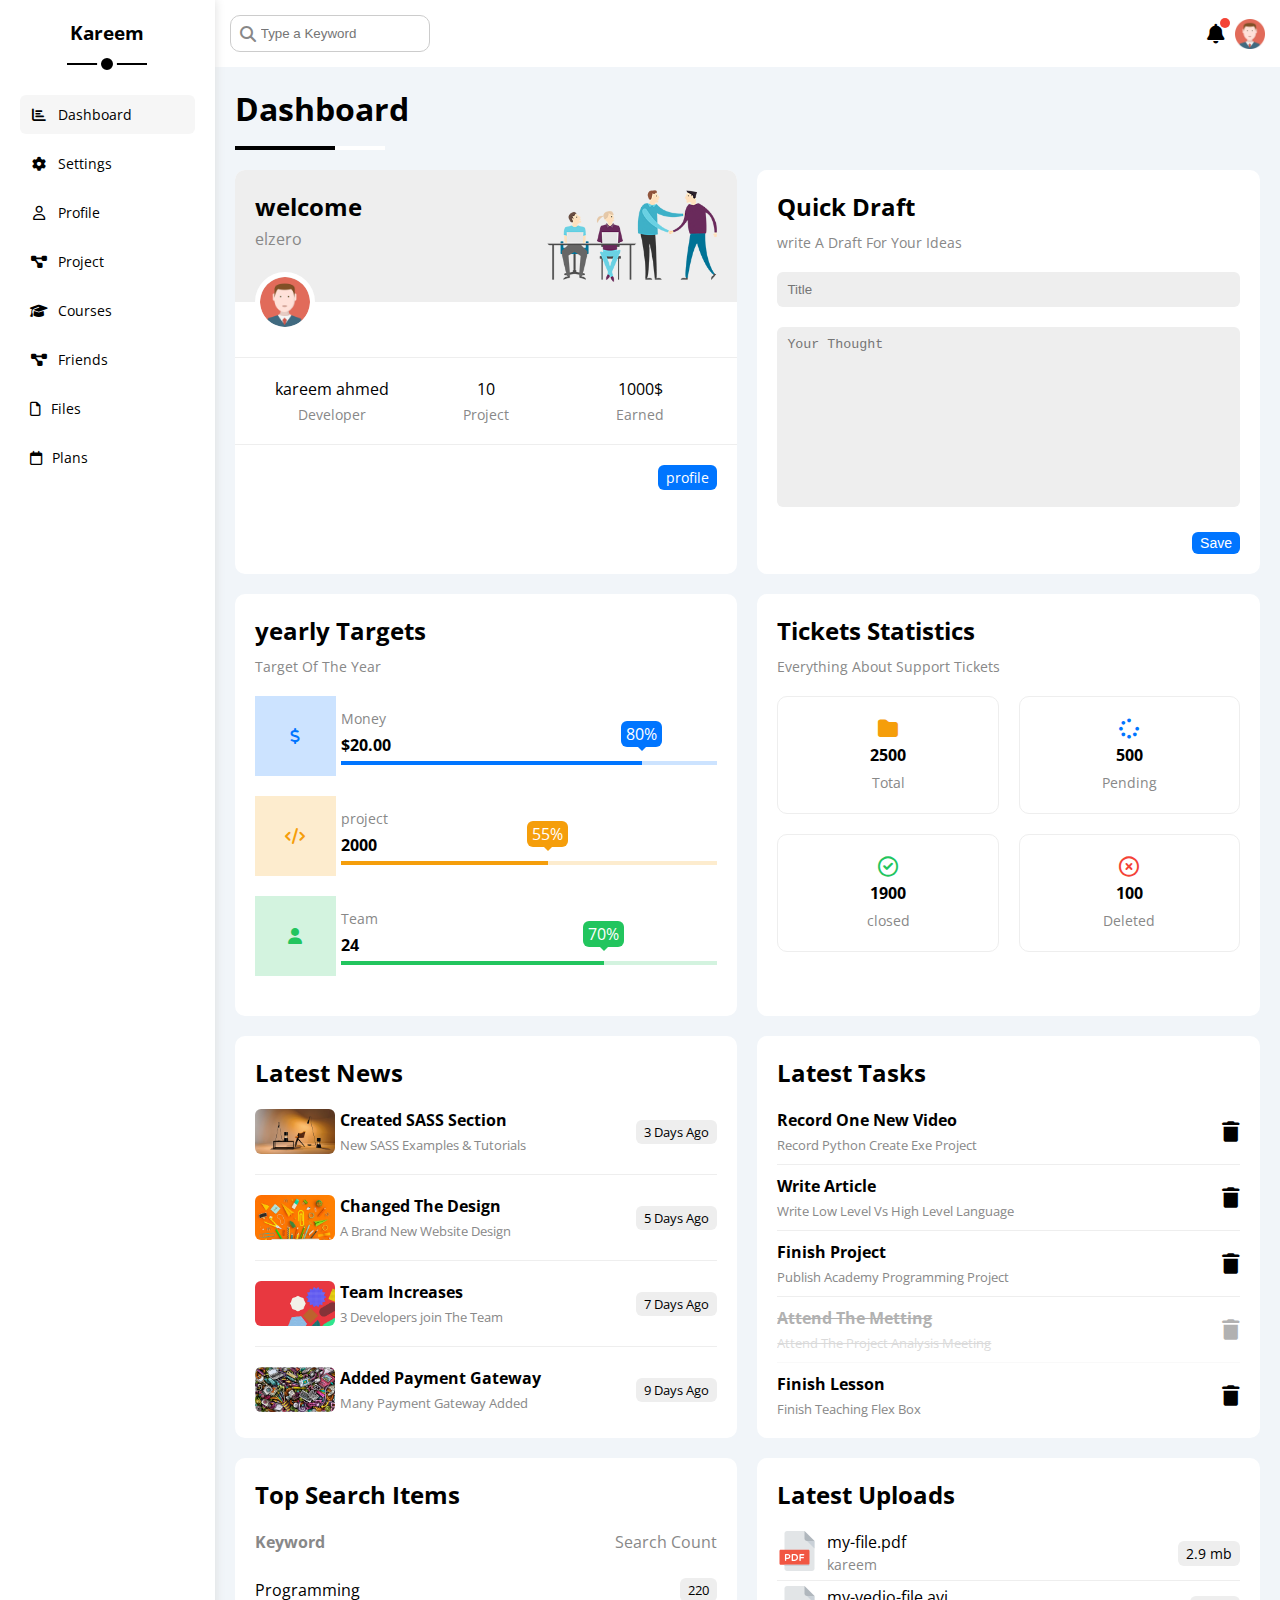
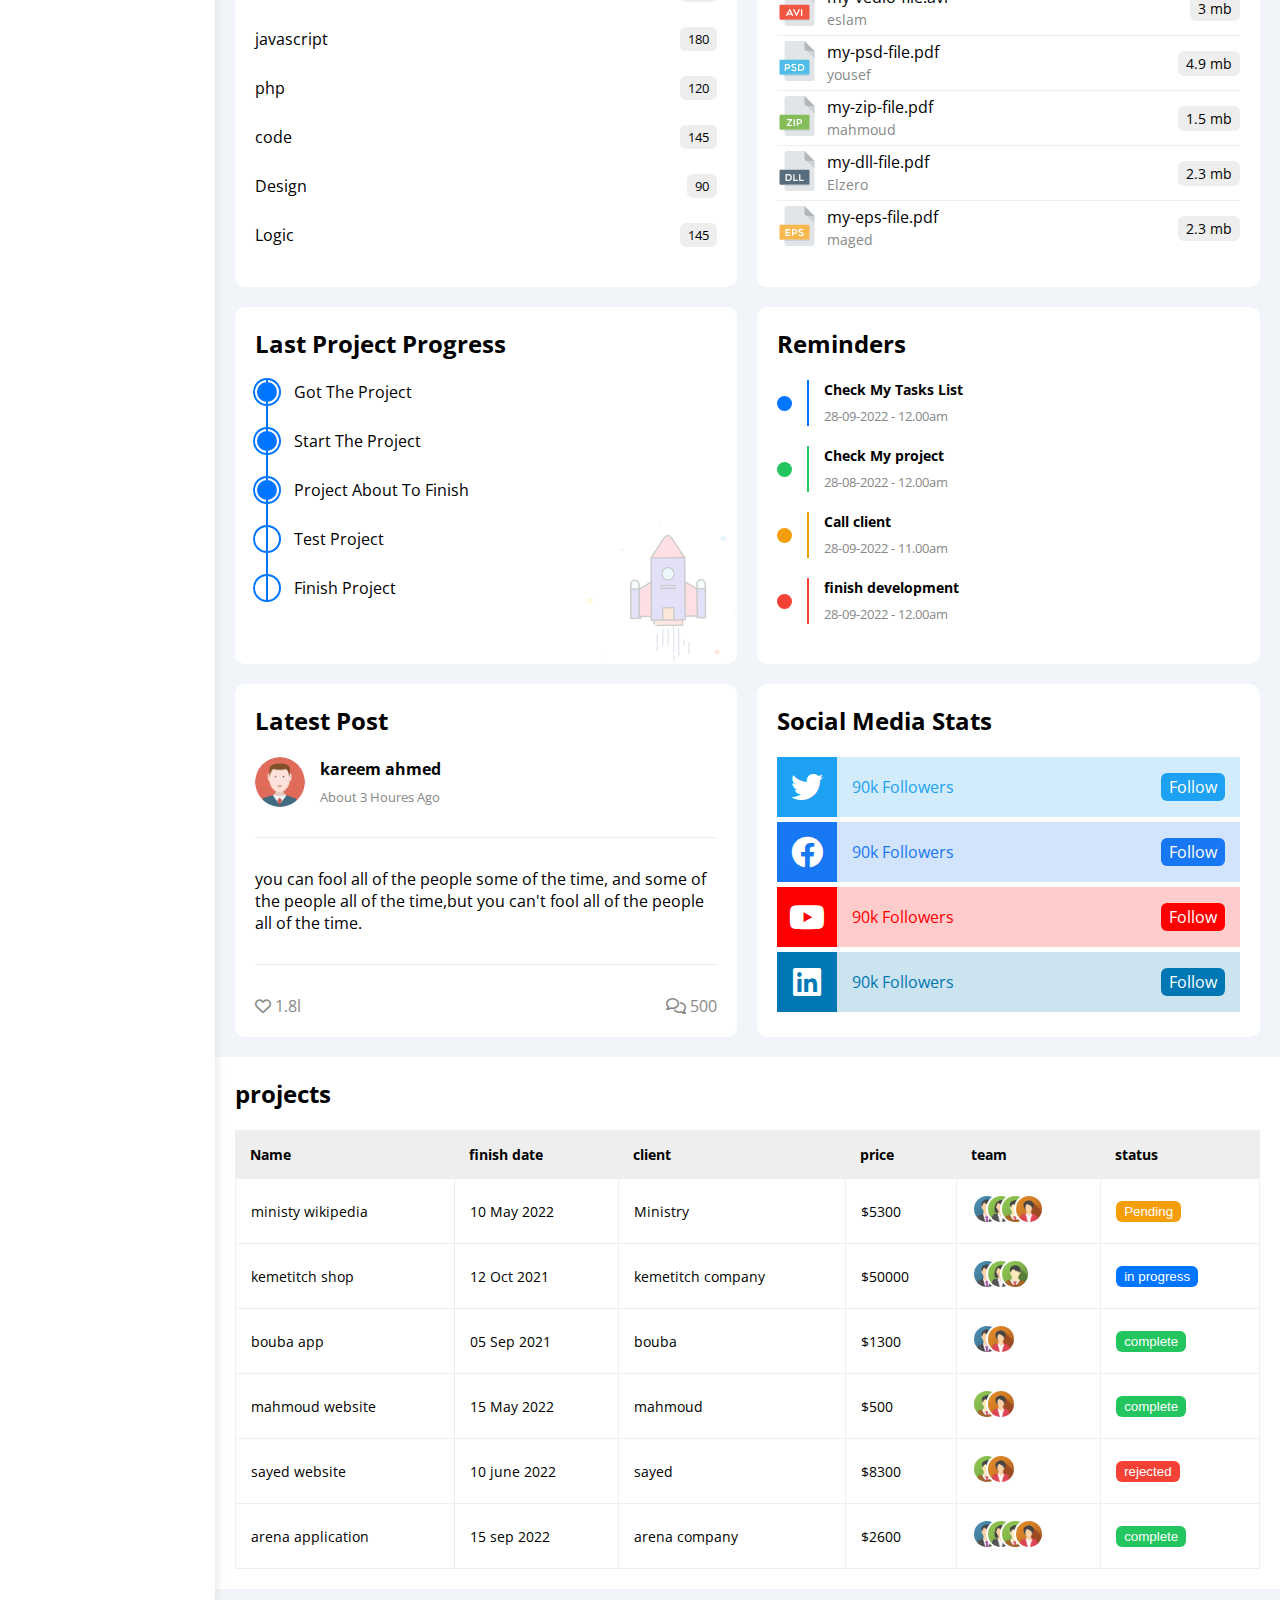
<file: index.html>
<!DOCTYPE html>
<html lang="en">
  <head>
    <meta charset="UTF-8" />
    <meta http-equiv="X-UA-Compatible" content="IE=edge" />
    <meta name="viewport" content="width=device-width, initial-scale=1.0" />
    <title>dashboard</title>
    <link rel="stylesheet" href="css/all.min.css" />
    <link rel="stylesheet" href="css/framwork.css" />
    <link rel="stylesheet" href="css/style.css" />
    <link rel="preconnect" href="https://fonts.googleapis.com" />
    <link rel="preconnect" href="https://fonts.gstatic.com" crossorigin />
    <link
      href="https://fonts.googleapis.com/css2?family=Open+Sans:ital,wght@0,300;0,400;0,500;0,600;0,700;0,800;1,300;1,400;1,500;1,600;1,700;1,800&display=swap"
      rel="stylesheet"
    />
  </head>
  <body>
    <div class="page d-flex">
      <div class="sidebar bg-white p-20 p-relative">
        <h3 class="p-relative txt-c mt-0">Kareem</h3>
        <ul>
          <li>
            <a
              href="index.html"
              class="fs-14 align-center d-flex c-black active rad-6 p-10"
            >
              <i class="fa-solid fa-chart-bar fa-fw"></i>
              <span>Dashboard</span>
            </a>
          </li>
          <li>
            <a
              href="settings.html"
              class="fs-14 align-center d-flex c-black rad-6 p-10"
            >
              <i class="fa-solid fa-gear fa-fw"></i>
              <span>Settings</span>
            </a>
          </li>
          <li>
            <a
              href="profile.html"
              class="fs-14 align-center d-flex c-black rad-6 p-10"
            >
              <i class="fa-regular fa-user fa-fw"></i>
              <span>Profile</span>
            </a>
          </li>
          <li>
            <a
              href="projects.html"
              class="fs-14 align-center d-flex c-black rad-6 p-10"
            >
              <i class="fa-solid fa-diagram-project fa-fw"></i>
              <span>Project</span>
            </a>
          </li>
          <li>
            <a
              href="courses.html"
              class="fs-14 align-center d-flex c-black rad-6 p-10"
            >
              <i class="fa-solid fa-graduation-cap fa-fw"></i>
              <span>Courses</span>
            </a>
          </li>
          <li>
            <a
              href="friends.html"
              class="fs-14 align-center d-flex c-black rad-6 p-10"
            >
              <i class="fa-solid fa-diagram-project fa-fw"></i>
              <span>Friends</span>
            </a>
          </li>
          <li>
            <a
              href="files.html"
              class="fs-14 align-center d-flex c-black rad-6 p-10"
            >
              <i class="fa-regular fa-file"></i>
              <span>Files</span>
            </a>
          </li>
          <li>
            <a
              href="plans.html"
              class="fs-14 align-center d-flex c-black rad-6 p-10"
            >
              <i class="fa-regular fa-calendar"></i>
              <span>Plans</span>
            </a>
          </li>
        </ul>
      </div>
      <div class="content w-full">
        <div class="head between-flex p-15">
          <div class="search p-relative">
            <input
              class="p-10 rad-10"
              type="text"
              placeholder="Type a Keyword"
            />
          </div>
          <div class="icons d-flex align-center">
            <div class="notification p-relative">
              <i class="fa-solid fa-bell fa-lg"></i>
            </div>
            <img src="imgs/avatar.png" alt="" />
          </div>
        </div>
        <h1 class="mainhead">Dashboard</h1>
        <div class="wrapper d-grid gap-20">
          <!-- start welcome -->
          <div class="welcome rad-10 block-mobile txt-c-mobile bg-white">
            <div class="intro bg-eee d-flex space-between p-20">
              <div>
                <h2 class="m-0">welcome</h2>
                <p class="mt-5 c-gray">elzero</p>
              </div>
              <img src="imgs/welcome.png" class="hide-mobile" alt="" />
            </div>
            <img class="avatar" src="imgs/avatar.png" alt="" />
            <div class="body txt-c d-flex block-mobile p-20 mt-20 mb-20">
              <div>
                kareem ahmed
                <span class="c-gray d-block fs-14 mt-5">Developer</span>
              </div>
              <div>
                10 <span class="c-gray d-block fs-14 mt-5">Project</span>
              </div>
              <div>
                1000$ <span class="c-gray d-block fs-14 mt-5">Earned</span>
              </div>
            </div>
            <a
              href="profile.html"
              class="visit c-white btn-shape bg-blue d-block w-fit fs-14"
              >profile</a
            >
          </div>
          <!-- end welcome -->
          <!-- start quick draft -->
          <div class="quick-draft p-20 bg-white rad-10">
            <h2 class="mt-0 mb-10">Quick Draft</h2>
            <p class="mt-0 mb-20 c-gray fs-14">write A Draft For Your Ideas</p>
            <form action="">
              <input
                class="mb-20 p-10 bg-eee rad-6 w-full b-none"
                type="text"
                placeholder="Title"
              />
              <textarea
                placeholder="Your Thought"
                class="bg-eee rad-6 mb-20 p-10 w-full b-none"
              ></textarea>
              <button
                type="submit"
                class="fs-14 c-white b-none d-block w-fit save btn-shape bg-blue"
              >
                Save
              </button>
            </form>
          </div>
          <!-- end quick draft -->
          <!-- start yearly Targets -->
          <div class="yearly-targets p-20 bg-white rad-10">
            <h2 class="mt-0 mb-10">yearly Targets</h2>
            <p class="mt-0 mb-20 c-gray fs-14">Target Of The Year</p>
            <div class="target-row center-flex mb-20 money">
              <div class="icon center-flex">
                <i class="c-blue fa-solid fa-dollar-sign"></i>
              </div>
              <div class="details w-full">
                <span class="c-gray fs-14">Money</span>
                <span class="d-block mb-5 mt-5 fw-bold">$20.00</span>
                <div class="progress p-relative">
                  <span style="width: 80%" class="bg-blue money">
                    <span class="bg-blue c-white rad-6">80%</span>
                  </span>
                </div>
              </div>
            </div>
            <div class="target-row center-flex mb-20 project">
              <div class="icon center-flex">
                <i class="c-orange fa-solid fa-code"></i>
              </div>
              <div class="details w-full">
                <span class="c-gray fs-14">project</span>
                <span class="d-block mb-5 mt-5 fw-bold">2000</span>
                <div class="progress p-relative">
                  <span style="width: 55%" class="bg-orange project">
                    <span class="bg-orange c-white rad-6">55%</span>
                  </span>
                </div>
              </div>
            </div>
            <div class="target-row center-flex mb-20 team">
              <div class="icon center-flex">
                <i class="c-green fa-solid fa-user"></i>
              </div>
              <div class="details w-full">
                <span class="c-gray fs-14">Team</span>
                <span class="d-block mb-5 mt-5 fw-bold">24</span>
                <div class="progress p-relative">
                  <span style="width: 70%" class="bg-green team">
                    <span class="bg-green c-white rad-6">70%</span>
                  </span>
                </div>
              </div>
            </div>
          </div>
          <!-- end yearly Targets -->
          <!-- start ticket -->
          <div class="ticket p-20 bg-white rad-10">
            <h2 class="mt-0 mb-10">Tickets Statistics</h2>
            <p class="mt-0 mb-20 c-gray fs-14">
              Everything About Support Tickets
            </p>
            <div class="tickets d-grid gap-20">
              <div class="ticket-box rad-10 p-20 txt-c">
                <i class="fa-solid fa-folder c-orange fa-lg"></i>
                <span class="d-block fw-bold mt-5 mb-5">2500</span>
                <span class="c-gray fs-14">Total</span>
              </div>
              <div class="ticket-box rad-10 p-20 txt-c">
                <i class="fa-solid fa-spinner fa-lg c-blue"></i>
                <span class="d-block fw-bold mt-5 mb-5">500</span>
                <span class="c-gray fs-14">Pending</span>
              </div>
              <div class="ticket-box rad-10 p-20 txt-c">
                <i class="fa-regular fa-circle-check fa-lg c-green"></i>
                <span class="d-block fw-bold mt-5 mb-5">1900</span>
                <span class="c-gray fs-14">closed</span>
              </div>
              <div class="ticket-box rad-10 p-20 txt-c">
                <i class="fa-regular fa-circle-xmark c-red fa-lg"></i>
                <span class="d-block fw-bold mt-5 mb-5">100</span>
                <span class="c-gray fs-14">Deleted</span>
              </div>
            </div>
          </div>
          <!-- end ticket -->
          <!-- start latest news -->
          <div class="latest-news p-20 bg-white rad-10 txt-c-mobile">
            <h2 class="mt-0 mb-20">Latest News</h2>
            <div
              class="latest-row d-flex align-center txt-c-mobile block-mobile"
            >
              <img class="rad-6" src="imgs/news-01.png" alt="" />
              <div class="info">
                <h4 class="m-0 mb-5">Created SASS Section</h4>
                <p class="m-0 c-gray fs-13">New SASS Examples & Tutorials</p>
              </div>
              <div class="lable bg-eee btn-shape fs-13">3 Days Ago</div>
            </div>
            <div
              class="latest-row d-flex align-center txt-c-mobile block-mobile"
            >
              <img class="rad-6" src="imgs/news-02.png" alt="" />
              <div class="info">
                <h4 class="m-0 mb-5">Changed The Design</h4>
                <p class="m-0 c-gray fs-13">A Brand New Website Design</p>
              </div>
              <div class="lable bg-eee btn-shape fs-13">5 Days Ago</div>
            </div>
            <div
              class="latest-row d-flex align-center txt-c-mobile block-mobile"
            >
              <img class="rad-6" src="imgs/news-03.png" alt="" />
              <div class="info">
                <h4 class="m-0 mb-5">Team Increases</h4>
                <p class="m-0 c-gray fs-13">3 Developers join The Team</p>
              </div>
              <div class="lable bg-eee btn-shape fs-13">7 Days Ago</div>
            </div>
            <div
              class="latest-row d-flex align-center txt-c-mobile block-mobile"
            >
              <img class="rad-6" src="imgs/news-04.png" alt="" />
              <div class="info">
                <h4 class="m-0 mb-5">Added Payment Gateway</h4>
                <p class="m-0 c-gray fs-13">Many Payment Gateway Added</p>
              </div>
              <div class="lable bg-eee btn-shape fs-13">9 Days Ago</div>
            </div>
          </div>
          <!-- end latest news -->
          <!-- start lates Tasks -->
          <div class="latest-tasks p-20 bg-white rad-10">
            <h2 class="mt-0 mb-20">Latest Tasks</h2>
            <div class="task-row d-flex space-between align-center">
              <div class="info">
                <h4 class="m-0 mb-5">Record One New Video</h4>
                <p class="m-0 c-gray fs-13">Record Python Create Exe Project</p>
              </div>
              <i class="fa-solid fa-trash fa-lg"></i>
            </div>
            <div class="task-row d-flex space-between align-center">
              <div class="info">
                <h4 class="m-0 mb-5">Write Article</h4>
                <p class="m-0 c-gray fs-13">
                  Write Low Level Vs High Level Language
                </p>
              </div>
              <i class="fa-solid fa-trash fa-lg"></i>
            </div>
            <div class="task-row d-flex space-between align-center">
              <div class="info">
                <h4 class="m-0 mb-5">Finish Project</h4>
                <p class="m-0 c-gray fs-13">
                  Publish Academy Programming Project
                </p>
              </div>
              <i class="fa-solid fa-trash fa-lg"></i>
            </div>
            <div class="task-row between-flex done">
              <div class="info">
                <h4 class="m-0 mb-5">Attend The Metting</h4>
                <p class="m-0 c-gray fs-13">
                  Attend The Project Analysis Meeting
                </p>
              </div>
              <i class="fa-solid fa-trash fa-lg"></i>
            </div>
            <div class="task-row between-flex">
              <div class="info">
                <h4 class="m-0 mb-5">Finish Lesson</h4>
                <p class="m-0 c-gray fs-13">Finish Teaching Flex Box</p>
              </div>
              <i class="fa-solid fa-trash fa-lg"></i>
            </div>
          </div>
          <!-- end lates Tasks -->
          <!-- start search -->
          <div class="search p-20 bg-white rad-10">
            <h2 class="mt-0 mb-20">Top Search Items</h2>
            <div class="search-row between-flex mb-20 pb-5">
              <h4 class="c-gray m-0">Keyword</h4>
              <span class="c-gray">Search Count</span>
            </div>
            <div class="search-row between-flex mb-20 pb-5">
              <p class="m-0">Programming</p>
              <span class="bg-eee btn-shape fs-13">220</span>
            </div>
            <div class="search-row between-flex mb-20 pb-5">
              <p class="m-0">javascript</p>
              <span class="bg-eee btn-shape fs-13">180</span>
            </div>
            <div class="search-row between-flex mb-20 pb-5">
              <p class="m-0">php</p>
              <span class="bg-eee btn-shape fs-13">120</span>
            </div>
            <div class="search-row between-flex mb-20 pb-5">
              <p class="m-0">code</p>
              <span class="bg-eee btn-shape fs-13">145</span>
            </div>
            <div class="search-row between-flex mb-20 pb-5">
              <p class="m-0">Design</p>
              <span class="bg-eee btn-shape fs-13">90</span>
            </div>
            <div class="search-row between-flex mb-20">
              <p class="m-0">Logic</p>
              <span class="bg-eee btn-shape fs-13">145</span>
            </div>
          </div>
          <!-- end search -->
          <!-- start upload -->
          <div class="uploads p-20 bg-white rad-10">
            <h2 class="mt-0 mb-20">Latest Uploads</h2>
            <div class="upload-row between-flex mb-5 pb-5">
              <div class="d-flex">
                <img src="imgs/pdf.svg" class="mr-10" alt="" />
                <div>
                  <span class="d-block">my-file.pdf</span>
                  <span class="c-gray fs-14">kareem</span>
                </div>
              </div>
              <div class="bg-eee btn-shape fs-14">2.9 mb</div>
            </div>
            <div class="upload-row between-flex mb-5 pb-5">
              <div class="d-flex">
                <img src="imgs/avi.svg" class="mr-10" alt="" />
                <div>
                  <span class="d-block">my-vedio-file.avi</span>
                  <span class="c-gray fs-14">eslam</span>
                </div>
              </div>
              <div class="bg-eee btn-shape fs-14">3 mb</div>
            </div>
            <div class="upload-row between-flex mb-5 pb-5">
              <div class="d-flex">
                <img src="imgs/psd.svg" class="mr-10" alt="" />
                <div>
                  <span class="d-block">my-psd-file.pdf</span>
                  <span class="c-gray fs-14">yousef</span>
                </div>
              </div>
              <div class="bg-eee btn-shape fs-14">4.9 mb</div>
            </div>
            <div class="upload-row between-flex mb-5 pb-5">
              <div class="d-flex">
                <img src="imgs/zip.svg" class="mr-10" alt="" />
                <div>
                  <span class="d-block">my-zip-file.pdf</span>
                  <span class="c-gray fs-14">mahmoud</span>
                </div>
              </div>
              <div class="bg-eee btn-shape fs-14">1.5 mb</div>
            </div>
            <div class="upload-row between-flex mb-5 pb-5">
              <div class="d-flex">
                <img src="imgs/dll.svg" class="mr-10" alt="" />
                <div>
                  <span class="d-block">my-dll-file.pdf</span>
                  <span class="c-gray fs-14">Elzero</span>
                </div>
              </div>
              <div class="bg-eee btn-shape fs-14">2.3 mb</div>
            </div>
            <div class="upload-row between-flex mb-5 pb-5">
              <div class="d-flex">
                <img src="imgs/eps.svg" class="mr-10" alt="" />
                <div>
                  <span class="d-block">my-eps-file.pdf</span>
                  <span class="c-gray fs-14">maged</span>
                </div>
              </div>
              <div class="bg-eee btn-shape fs-14">2.3 mb</div>
            </div>
          </div>
          <!-- end upload -->
          <!-- start last project -->
          <div class="last-project-prog p-20 bg-white rad-10 p-relative">
            <h2 class="mt-0 mb-20">Last Project Progress</h2>
            <ul class="p-relative">
              <li class="mb-25 d-flex align-center done">Got The Project</li>
              <li class="mb-25 d-flex align-center done">Start The Project</li>
              <li class="mb-25 d-flex align-center done">
                Project About To Finish
              </li>
              <li class="mb-25 d-flex align-center current">Test Project</li>
              <li class="mb-25 d-flex align-center">Finish Project</li>
            </ul>
            <img src="imgs/project.png" class="plane" alt="" />
          </div>
          <!-- end last project -->
          <!-- start reminders -->
          <div class="reminder p-20 bg-white rad-10">
            <h2 class="mt-0 mb-20">Reminders</h2>
            <ul>
              <li class="mb-20 d-flex align-center">
                <span class="bg-blue mr-15"></span>
                <div class="blue pl-15">
                  <h4 class="mt-0 mb-5 fs-14">Check My Tasks List</h4>
                  <span class="fs-13 c-gray">28-09-2022 - 12.00am</span>
                </div>
              </li>
              <li class="mb-20 d-flex align-center">
                <span class="bg-green mr-15"></span>
                <div class="green pl-15">
                  <h4 class="mt-0 mb-5 fs-14">Check My project</h4>
                  <span class="fs-13 c-gray">28-08-2022 - 12.00am</span>
                </div>
              </li>
              <li class="mb-20 d-flex align-center">
                <span class="bg-orange mr-15"></span>
                <div class="orange pl-15">
                  <h4 class="mt-0 mb-5 fs-14">Call client</h4>
                  <span class="fs-13 c-gray">28-09-2022 - 11.00am</span>
                </div>
              </li>
              <li class="d-flex mb-20 align-center">
                <span class="bg-red mr-15"></span>
                <div class="red pl-15">
                  <h4 class="mt-0 mb-5 fs-14">finish development</h4>
                  <span class="fs-13 c-gray">28-09-2022 - 12.00am</span>
                </div>
              </li>
            </ul>
          </div>
          <!-- end reminders -->
          <!-- start latest post -->
          <div class="latest-post p-20 bg-white rad-10">
            <h2 class="mt-0 mb-20">Latest Post</h2>
            <div class="head d-flex align-center">
              <img src="imgs/avatar.png" class="mr-15" alt="" />
              <div>
                <h4 class="m-0 mb-5">kareem ahmed</h4>
                <span class="fs-13 c-gray">About 3 Houres Ago</span>
              </div>
            </div>
            <div class="body txt-c-mobile">
              you can fool all of the people some of the time, and some of the
              people all of the time,but you can't fool all of the people all of
              the time.
            </div>
            <div class="foot between-flex">
              <div class="c-gray">
                <i class="fa-sharp fa-regular fa-heart"></i> 1.8l
              </div>
              <div class="c-gray">
                <i class="fa-regular fa-comments"></i> 500
              </div>
            </div>
          </div>
          <!-- end latest post -->
          <!-- start social -->
          <div class="social p-20 bg-white rad-10">
            <h2 class="mt-0 mb-20">Social Media Stats</h2>
            <div class="box twitter center-flex">
              <div class="icon center-flex">
                <i class="fa-brands fa-twitter c-white fa-2x"></i>
              </div>
              <div class="between-flex info">
                <span>90k Followers</span>
                <a class="btn-shape c-white">Follow</a>
              </div>
            </div>
            <div class="box facebook center-flex">
              <div class="icon center-flex">
                <i class="fa-brands fa-facebook c-white fa-2x"></i>
              </div>
              <div class="between-flex info">
                <span>90k Followers</span>
                <a class="btn-shape c-white">Follow</a>
              </div>
            </div>
            <div class="box youtube center-flex">
              <div class="icon center-flex">
                <i class="fa-brands fa-youtube c-white fa-2x"></i>
              </div>
              <div class="between-flex info">
                <span>90k Followers</span>
                <a class="btn-shape c-white">Follow</a>
              </div>
            </div>
            <div class="box linkedin center-flex">
              <div class="icon center-flex">
                <i class="fa-brands fa-linkedin c-white fa-2x"></i>
              </div>
              <div class="between-flex info">
                <span>90k Followers</span>
                <a class="btn-shape c-white">Follow</a>
              </div>
            </div>
          </div>
          <!-- end social -->
        </div>
        <div class="project-table bg-white p-20 mb-20">
          <h2 class="m-0 mb-20">projects</h2>
          <table class="w-full fs-14">
            <thead class="bg-eee">
              <tr>
                <td>Name</td>
                <td>finish date</td>
                <td>client</td>
                <td>price</td>
                <td>team</td>
                <td>status</td>
              </tr>
            </thead>
            <tbody>
              <tr>
                <td>ministy wikipedia</td>
                <td>10 May 2022</td>
                <td>Ministry</td>
                <td>$5300</td>
                <td>
                  <img src="imgs/team-01.png" alt="" />
                  <img src="imgs/team-02.png" alt="" />
                  <img src="imgs/team-03.png" alt="" />
                  <img src="imgs/team-04.png" alt="" />
                </td>
                <td>
                  <button class="p-none btn-shape c-white bg-orange">
                    Pending
                  </button>
                </td>
              </tr>
              <tr>
                <td>kemetitch shop</td>
                <td>12 Oct 2021</td>
                <td>kemetitch company</td>
                <td>$50000</td>
                <td>
                  <img src="imgs/team-01.png" alt="" />
                  <img src="imgs/team-02.png" alt="" />
                  <img src="imgs/team-03.png" alt="" />
                </td>
                <td>
                  <button class="p-none btn-shape c-white bg-blue">
                    in progress
                  </button>
                </td>
              </tr>
              <tr>
                <td>bouba app</td>
                <td>05 Sep 2021</td>
                <td>bouba</td>
                <td>$1300</td>
                <td>
                  <img src="imgs/team-01.png" alt="" />
                  <img src="imgs/team-04.png" alt="" />
                </td>
                <td>
                  <button class="p-none btn-shape c-white bg-green">
                    complete
                  </button>
                </td>
              </tr>
              <tr>
                <td>mahmoud website</td>
                <td>15 May 2022</td>
                <td>mahmoud</td>
                <td>$500</td>
                <td>
                  <img src="imgs/team-03.png" alt="" />
                  <img src="imgs/team-04.png" alt="" />
                </td>
                <td>
                  <button class="p-none btn-shape c-white bg-green">
                    complete
                  </button>
                </td>
              </tr>
              <tr>
                <td>sayed website</td>
                <td>10 june 2022</td>
                <td>sayed</td>
                <td>$8300</td>
                <td>
                  <img src="imgs/team-03.png" alt="" />
                  <img src="imgs/team-04.png" alt="" />
                </td>
                <td>
                  <button class="p-none btn-shape c-white bg-red">
                    rejected
                  </button>
                </td>
              </tr>
              <tr>
                <td>arena application</td>
                <td>15 sep 2022</td>
                <td>arena company</td>
                <td>$2600</td>
                <td>
                  <img src="imgs/team-01.png" alt="" />
                  <img src="imgs/team-02.png" alt="" />
                  <img src="imgs/team-03.png" alt="" />
                  <img src="imgs/team-04.png" alt="" />
                </td>
                <td>
                  <button class="p-none btn-shape c-white bg-green">
                    complete
                  </button>
                </td>
              </tr>
            </tbody>
          </table>
        </div>
      </div>
    </div>
  </body>
</html>
</file>
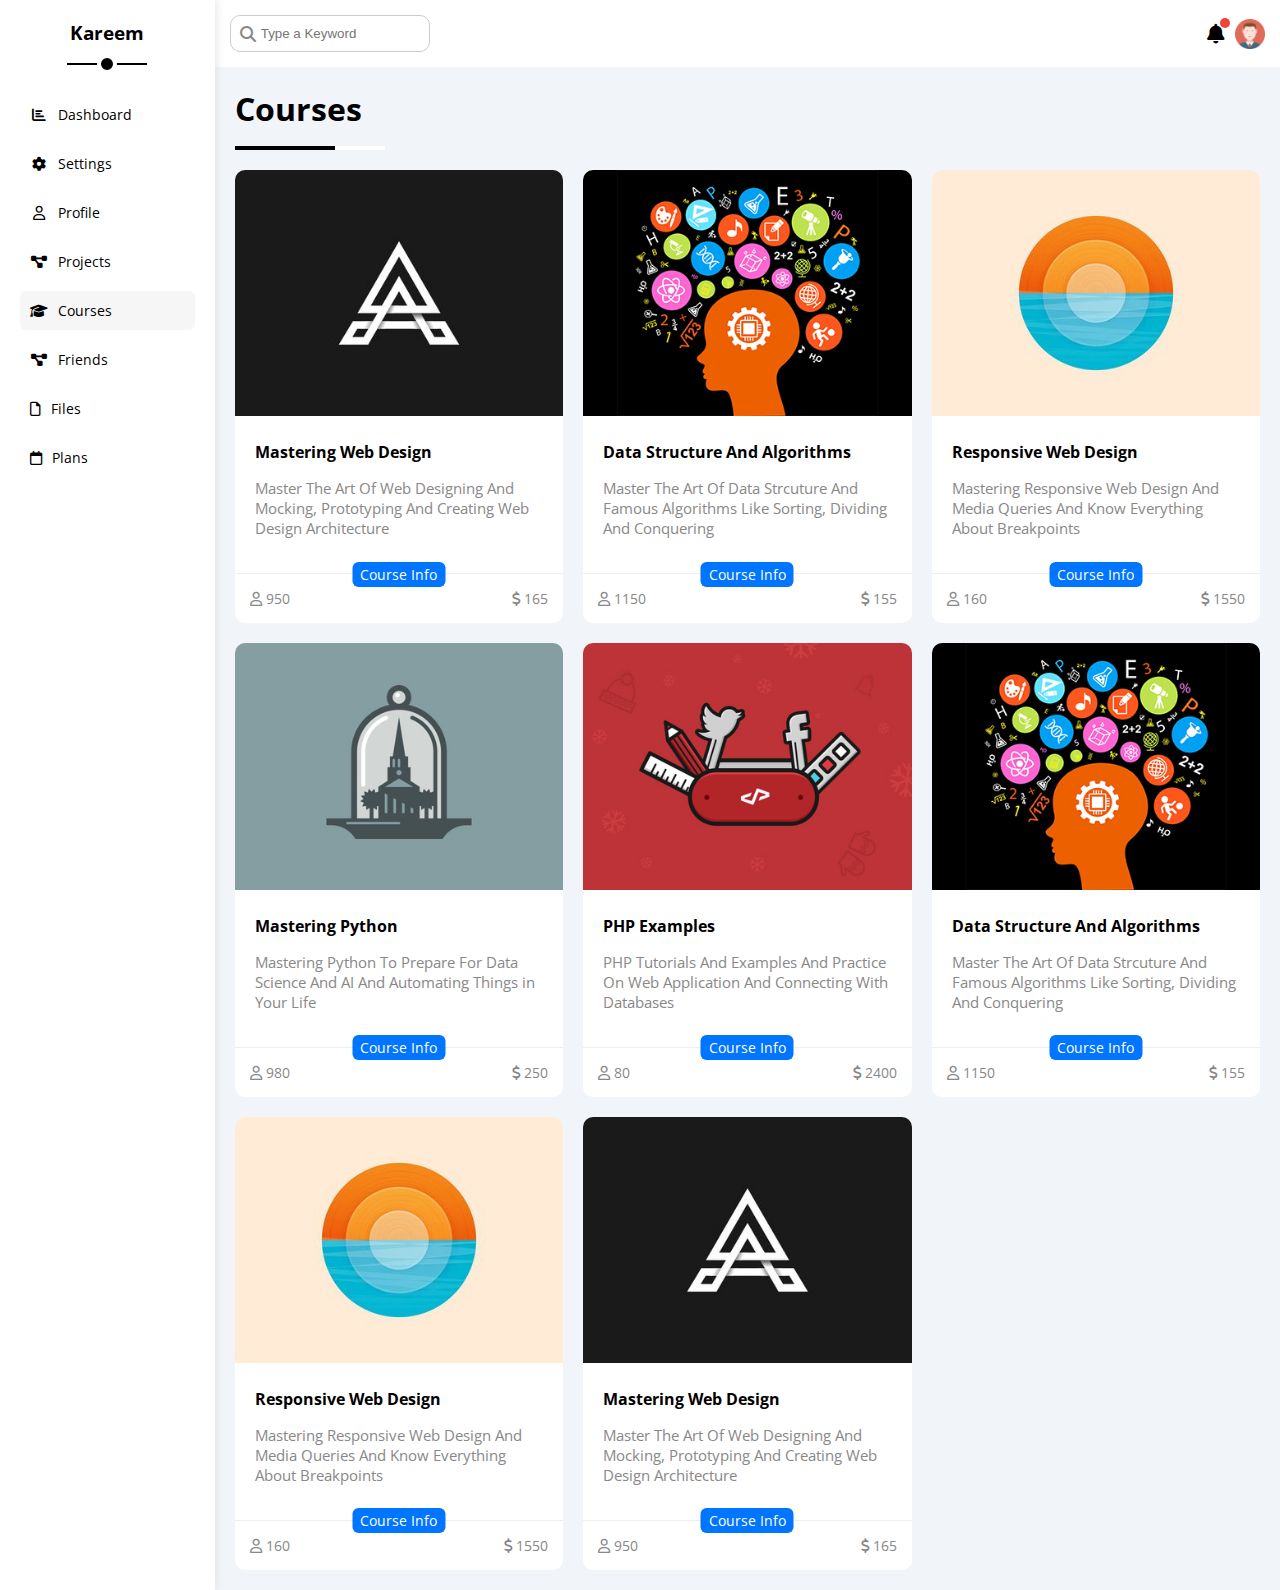
<file: courses.html>
<!DOCTYPE html>
<html lang="en">
  <head>
    <meta charset="UTF-8" />
    <meta http-equiv="X-UA-Compatible" content="IE=edge" />
    <meta name="viewport" content="width=device-width, initial-scale=1.0" />
    <title>Courses</title>
    <link rel="stylesheet" href="css/all.min.css" />
    <link rel="stylesheet" href="css/framwork.css" />
    <link rel="stylesheet" href="css/style.css" />
    <link rel="preconnect" href="https://fonts.googleapis.com" />
    <link rel="preconnect" href="https://fonts.gstatic.com" crossorigin />
    <link
      href="https://fonts.googleapis.com/css2?family=Open+Sans:ital,wght@0,300;0,400;0,500;0,600;0,700;0,800;1,300;1,400;1,500;1,600;1,700;1,800&display=swap"
      rel="stylesheet"
    />
  </head>
  <body>
    <div class="page d-flex">
      <div class="sidebar bg-white p-20 p-relative">
        <h3 class="p-relative txt-c mt-0">Kareem</h3>
        <ul>
          <li>
            <a
              href="index.html"
              class="fs-14 align-center d-flex c-black rad-6 p-10"
            >
              <i class="fa-solid fa-chart-bar fa-fw"></i>
              <span>Dashboard</span>
            </a>
          </li>
          <li>
            <a
              href="settings.html"
              class="fs-14 align-center d-flex c-black rad-6 p-10"
            >
              <i class="fa-solid fa-gear fa-fw"></i>
              <span>Settings</span>
            </a>
          </li>
          <li>
            <a
              href="profile.html"
              class="fs-14 align-center d-flex c-black rad-6 p-10"
            >
              <i class="fa-regular fa-user fa-fw"></i>
              <span>Profile</span>
            </a>
          </li>
          <li>
            <a
              href="projects.html"
              class="fs-14 align-center d-flex c-black rad-6 p-10"
            >
              <i class="fa-solid fa-diagram-project fa-fw"></i>
              <span>Projects</span>
            </a>
          </li>
          <li>
            <a
              href="courses.html"
              class="fs-14 active align-center d-flex c-black rad-6 p-10"
            >
              <i class="fa-solid fa-graduation-cap fa-fw"></i>
              <span>Courses</span>
            </a>
          </li>
          <li>
            <a
              href="friends.html"
              class="fs-14 align-center d-flex c-black rad-6 p-10"
            >
              <i class="fa-solid fa-diagram-project fa-fw"></i>
              <span>Friends</span>
            </a>
          </li>
          <li>
            <a
              href="files.html"
              class="fs-14 align-center d-flex c-black rad-6 p-10"
            >
              <i class="fa-regular fa-file"></i>
              <span>Files</span>
            </a>
          </li>
          <li>
            <a
              href="plans.html"
              class="fs-14 align-center d-flex c-black rad-6 p-10"
            >
              <i class="fa-regular fa-calendar"></i>
              <span>Plans</span>
            </a>
          </li>
        </ul>
      </div>
      <div class="content w-full">
        <div class="head between-flex p-15">
          <div class="search p-relative">
            <input
              class="p-10 rad-10"
              type="text"
              placeholder="Type a Keyword"
            />
          </div>
          <div class="icons d-flex align-center">
            <div class="notification p-relative">
              <i class="fa-solid fa-bell fa-lg"></i>
            </div>
            <img src="imgs/avatar.png" alt="" />
          </div>
        </div>
        <h1 class="mainhead">Courses</h1>
        <div class="courses-page d-grid gap-20 m-20">
          <div class="course bg-white rad-10">
            <img src="imgs/course-01.jpg" alt="" />
            <div class="intro p-20">
              <h4 class="m-0">Mastering Web Design</h4>
              <p class="c-gray fs-15 mt-15">
                Master The Art Of Web Designing And Mocking, Prototyping And
                Creating Web Design Architecture
              </p>
            </div>
            <div class="info p-relative between-flex fs-14 p-15">
              <span class="enter bg-blue c-white btn-shape">Course Info</span>
              <span class="c-gray">
                <i class="fa-regular fa-user"></i>
                950
              </span>
              <span class="c-gray">
                <i class="fa-solid fa-dollar-sign"></i>
                165
              </span>
            </div>
          </div>
          <div class="course bg-white rad-10">
            <img src="imgs/course-02.jpg" alt="" />
            <div class="intro p-20">
              <h4 class="m-0">Data Structure And Algorithms</h4>
              <p class="c-gray fs-15 mt-15">
                Master The Art Of Data Strcuture And Famous Algorithms Like
                Sorting, Dividing And Conquering
              </p>
            </div>
            <div class="info p-relative between-flex fs-14 p-15">
              <span class="enter bg-blue c-white btn-shape">Course Info</span>
              <span class="c-gray">
                <i class="fa-regular fa-user"></i>
                1150
              </span>
              <span class="c-gray">
                <i class="fa-solid fa-dollar-sign"></i>
                155
              </span>
            </div>
          </div>
          <div class="course bg-white rad-10">
            <img src="imgs/course-03.jpg" alt="" />
            <div class="intro p-20">
              <h4 class="m-0">Responsive Web Design</h4>
              <p class="c-gray fs-15 mt-15">
                Mastering Responsive Web Design And Media Queries And Know
                Everything About Breakpoints
              </p>
            </div>
            <div class="info p-relative between-flex fs-14 p-15">
              <span class="enter bg-blue c-white btn-shape">Course Info</span>
              <span class="c-gray">
                <i class="fa-regular fa-user"></i>
                160
              </span>
              <span class="c-gray">
                <i class="fa-solid fa-dollar-sign"></i>
                1550
              </span>
            </div>
          </div>
          <div class="course bg-white rad-10">
            <img src="imgs/course-04.jpg" alt="" />
            <div class="intro p-20">
              <h4 class="m-0">Mastering Python</h4>
              <p class="c-gray fs-15 mt-15">
                Mastering Python To Prepare For Data Science And AI And
                Automating Things in Your Life
              </p>
            </div>
            <div class="info p-relative between-flex fs-14 p-15">
              <span class="enter bg-blue c-white btn-shape">Course Info</span>
              <span class="c-gray">
                <i class="fa-regular fa-user"></i>
                980
              </span>
              <span class="c-gray">
                <i class="fa-solid fa-dollar-sign"></i>
                250
              </span>
            </div>
          </div>
          <div class="course bg-white rad-10">
            <img src="imgs/course-05.jpg" alt="" />
            <div class="intro p-20">
              <h4 class="m-0">PHP Examples</h4>
              <p class="c-gray fs-15 mt-15">
                PHP Tutorials And Examples And Practice On Web Application And
                Connecting With Databases
              </p>
            </div>
            <div class="info p-relative between-flex fs-14 p-15">
              <span class="enter bg-blue c-white btn-shape">Course Info</span>
              <span class="c-gray">
                <i class="fa-regular fa-user"></i>
                80
              </span>
              <span class="c-gray">
                <i class="fa-solid fa-dollar-sign"></i>
                2400
              </span>
            </div>
          </div>
          <div class="course bg-white rad-10">
            <img src="imgs/course-02.jpg" alt="" />
            <div class="intro p-20">
              <h4 class="m-0">Data Structure And Algorithms</h4>
              <p class="c-gray fs-15 mt-15">
                Master The Art Of Data Strcuture And Famous Algorithms Like
                Sorting, Dividing And Conquering
              </p>
            </div>
            <div class="info p-relative between-flex fs-14 p-15">
              <span class="enter bg-blue c-white btn-shape">Course Info</span>
              <span class="c-gray">
                <i class="fa-regular fa-user"></i>
                1150
              </span>
              <span class="c-gray">
                <i class="fa-solid fa-dollar-sign"></i>
                155
              </span>
            </div>
          </div>
          <div class="course bg-white rad-10">
            <img src="imgs/course-03.jpg" alt="" />
            <div class="intro p-20">
              <h4 class="m-0">Responsive Web Design</h4>
              <p class="c-gray fs-15 mt-15">
                Mastering Responsive Web Design And Media Queries And Know
                Everything About Breakpoints
              </p>
            </div>
            <div class="info p-relative between-flex fs-14 p-15">
              <span class="enter bg-blue c-white btn-shape">Course Info</span>
              <span class="c-gray">
                <i class="fa-regular fa-user"></i>
                160
              </span>
              <span class="c-gray">
                <i class="fa-solid fa-dollar-sign"></i>
                1550
              </span>
            </div>
          </div>
          <div class="course bg-white rad-10">
            <img src="imgs/course-01.jpg" alt="" />
            <div class="intro p-20">
              <h4 class="m-0">Mastering Web Design</h4>
              <p class="c-gray fs-15 mt-15">
                Master The Art Of Web Designing And Mocking, Prototyping And
                Creating Web Design Architecture
              </p>
            </div>
            <div class="info p-relative between-flex fs-14 p-15">
              <span class="enter bg-blue c-white btn-shape">Course Info</span>
              <span class="c-gray">
                <i class="fa-regular fa-user"></i>
                950
              </span>
              <span class="c-gray">
                <i class="fa-solid fa-dollar-sign"></i>
                165
              </span>
            </div>
          </div>
        </div>
      </div>
    </div>
  </body>
</html>
</file>
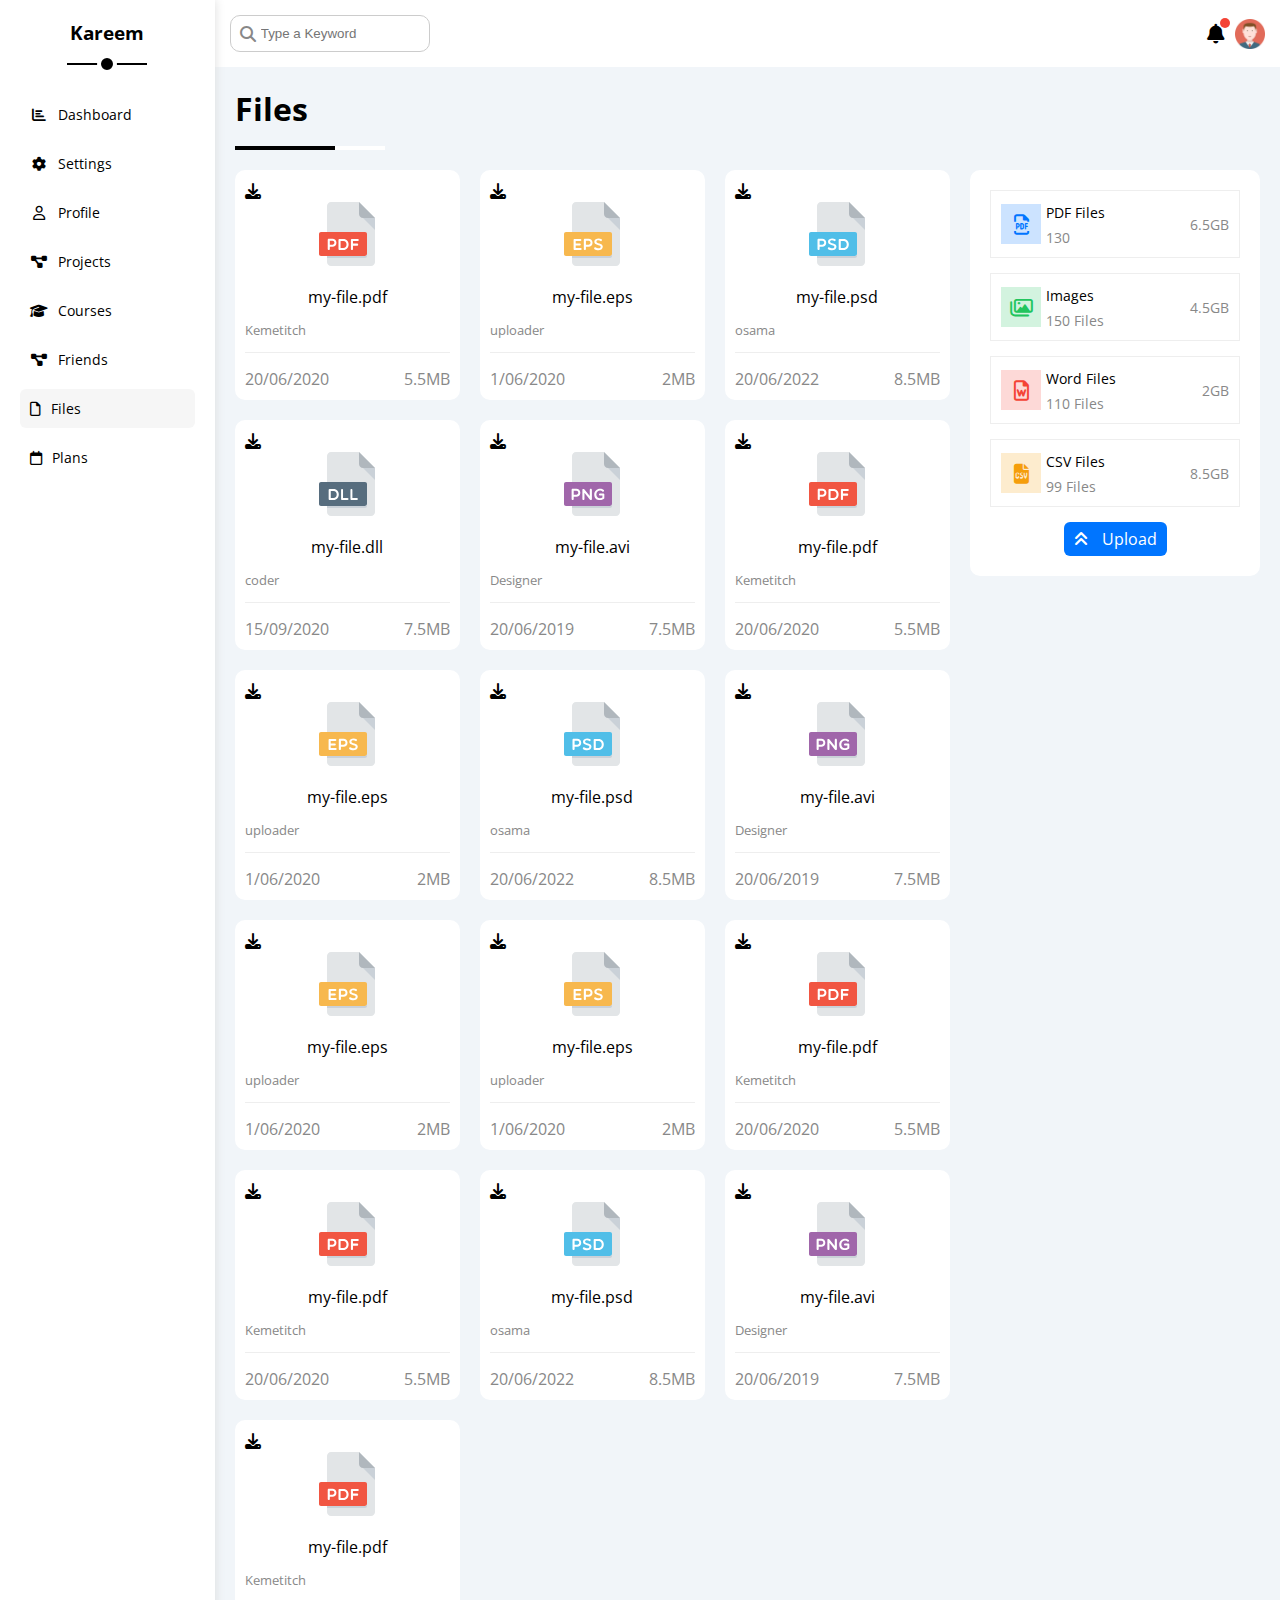
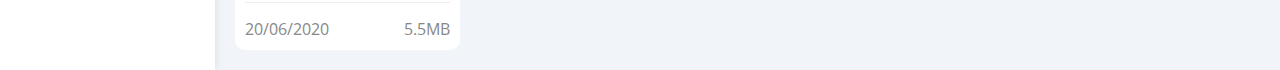
<file: files.html>
<!DOCTYPE html>
<html lang="en">
  <head>
    <meta charset="UTF-8" />
    <meta http-equiv="X-UA-Compatible" content="IE=edge" />
    <meta name="viewport" content="width=device-width, initial-scale=1.0" />
    <title>Files</title>
    <link rel="stylesheet" href="css/all.min.css" />
    <link rel="stylesheet" href="css/framwork.css" />
    <link rel="stylesheet" href="css/style.css" />
    <link rel="preconnect" href="https://fonts.googleapis.com" />
    <link rel="preconnect" href="https://fonts.gstatic.com" crossorigin />
    <link
      href="https://fonts.googleapis.com/css2?family=Open+Sans:ital,wght@0,300;0,400;0,500;0,600;0,700;0,800;1,300;1,400;1,500;1,600;1,700;1,800&display=swap"
      rel="stylesheet"
    />
  </head>
  <body>
    <div class="page d-flex">
      <div class="sidebar bg-white p-20 p-relative">
        <h3 class="p-relative txt-c mt-0">Kareem</h3>
        <ul>
          <li>
            <a
              href="index.html"
              class="fs-14 align-center d-flex c-black rad-6 p-10"
            >
              <i class="fa-solid fa-chart-bar fa-fw"></i>
              <span>Dashboard</span>
            </a>
          </li>
          <li>
            <a
              href="settings.html"
              class="fs-14 align-center d-flex c-black rad-6 p-10"
            >
              <i class="fa-solid fa-gear fa-fw"></i>
              <span>Settings</span>
            </a>
          </li>
          <li>
            <a
              href="profile.html"
              class="fs-14 align-center d-flex c-black rad-6 p-10"
            >
              <i class="fa-regular fa-user fa-fw"></i>
              <span>Profile</span>
            </a>
          </li>
          <li>
            <a
              href="projects.html"
              class="fs-14 align-center d-flex c-black rad-6 p-10"
            >
              <i class="fa-solid fa-diagram-project fa-fw"></i>
              <span>Projects</span>
            </a>
          </li>
          <li>
            <a
              href="courses.html"
              class="fs-14 align-center d-flex c-black rad-6 p-10"
            >
              <i class="fa-solid fa-graduation-cap fa-fw"></i>
              <span>Courses</span>
            </a>
          </li>
          <li>
            <a
              href="friends.html"
              class="fs-14 align-center d-flex c-black rad-6 p-10"
            >
              <i class="fa-solid fa-diagram-project fa-fw"></i>
              <span>Friends</span>
            </a>
          </li>
          <li>
            <a
              href="files.html"
              class="fs-14 active align-center d-flex c-black rad-6 p-10"
            >
              <i class="fa-regular fa-file"></i>
              <span>Files</span>
            </a>
          </li>
          <li>
            <a
              href="plans.html"
              class="fs-14 align-center d-flex c-black rad-6 p-10"
            >
              <i class="fa-regular fa-calendar"></i>
              <span>Plans</span>
            </a>
          </li>
        </ul>
      </div>
      <div class="content w-full">
        <div class="head between-flex p-15">
          <div class="search p-relative">
            <input
              class="p-10 rad-10"
              type="text"
              placeholder="Type a Keyword"
            />
          </div>
          <div class="icons d-flex align-center">
            <div class="notification p-relative">
              <i class="fa-solid fa-bell fa-lg"></i>
            </div>
            <img src="imgs/avatar.png" alt="" />
          </div>
        </div>
        <h1 class="mainhead">Files</h1>
        <div class="files-page d-flex gap-20 m-20">
          <div class="files-statistics p-20 bg-white rad-10">
            <div class="stats d-flex align-center p-10">
              <i
                class="fa-regular fa-file-pdf fa-lg blue center-flex c-blue icon"
              ></i>
              <div class="info">
                <span class="fs-14">PDF Files</span>
                <span class="c-gray fs-14 d-block mt-5">130</span>
              </div>
              <div class="size c-gray fs-14">6.5GB</div>
            </div>
            <div class="stats d-flex align-center p-10">
              <i
                class="fa-regular fa-images fa-lg green center-flex c-green icon"
              ></i>
              <div class="info">
                <span class="fs-14">Images</span>
                <span class="c-gray fs-14 d-block mt-5">150 Files</span>
              </div>
              <div class="size c-gray fs-14">4.5GB</div>
            </div>
            <div class="stats d-flex align-center p-10">
              <i
                class="fa-regular fa-file-word fa-lg red center-flex c-red icon"
              ></i>
              <div class="info">
                <span class="fs-14">Word Files </span>
                <span class="c-gray fs-14 d-block mt-5">110 Files</span>
              </div>
              <div class="size c-gray fs-14">2GB</div>
            </div>
            <div class="stats d-flex align-center p-10">
              <i
                class="fa-solid fa-file-csv fa-lg orange center-flex c-orange icon"
              ></i>
              <div class="info">
                <span class="fs-14">CSV Files</span>
                <span class="c-gray fs-14 d-block mt-5">99 Files</span>
              </div>
              <div class="size c-gray fs-14">8.5GB</div>
            </div>
            <a href="" class="upload bg-blue c-white rad-6">
              <i class="fa-solid fa-angles-up mr-10"></i>
              Upload
            </a>
          </div>
          <div class="files-info d-grid gap-20">
            <div class="file p-10 rad-10 p-relative bg-white">
              <i class="fa-solid fa-download c-grey"></i>
              <div class="image">
                <img src="imgs/pdf.svg" alt="" />
              </div>
              <span class="d-block txt-c mt-15 mb-15">my-file.pdf </span>
              <p class="fs-13 c-gray">Kemetitch</p>
              <div class="date between-flex pt-15 c-gray">
                <span>20/06/2020</span>
                <span>5.5MB</span>
              </div>
            </div>
            <div class="file p-10 rad-10 p-relative bg-white">
              <i class="fa-solid fa-download c-grey"></i>
              <div class="image">
                <img src="imgs/eps.svg" alt="" />
              </div>
              <span class="d-block txt-c mt-15 mb-15">my-file.eps </span>
              <p class="fs-13 c-gray">uploader</p>
              <div class="date between-flex pt-15 c-gray">
                <span>1/06/2020</span>
                <span>2MB</span>
              </div>
            </div>
            <div class="file p-10 rad-10 p-relative bg-white">
              <i class="fa-solid fa-download c-grey"></i>
              <div class="image">
                <img src="imgs/psd.svg" alt="" />
              </div>
              <span class="d-block txt-c mt-15 mb-15">my-file.psd </span>
              <p class="fs-13 c-gray">osama</p>
              <div class="date between-flex pt-15 c-gray">
                <span>20/06/2022</span>
                <span>8.5MB</span>
              </div>
            </div>
            <div class="file p-10 rad-10 p-relative bg-white">
              <i class="fa-solid fa-download c-grey"></i>
              <div class="image">
                <img src="imgs/dll.svg" alt="" />
              </div>
              <span class="d-block txt-c mt-15 mb-15">my-file.dll </span>
              <p class="fs-13 c-gray">coder</p>
              <div class="date between-flex pt-15 c-gray">
                <span>15/09/2020</span>
                <span>7.5MB</span>
              </div>
            </div>
            <div class="file p-10 rad-10 p-relative bg-white">
              <i class="fa-solid fa-download c-grey"></i>
              <div class="image">
                <img src="imgs/png.svg" alt="" />
              </div>
              <span class="d-block txt-c mt-15 mb-15">my-file.avi </span>
              <p class="fs-13 c-gray">Designer</p>
              <div class="date between-flex pt-15 c-gray">
                <span>20/06/2019</span>
                <span>7.5MB</span>
              </div>
            </div>
            <div class="file p-10 rad-10 p-relative bg-white">
              <i class="fa-solid fa-download c-grey"></i>
              <div class="image">
                <img src="imgs/pdf.svg" alt="" />
              </div>
              <span class="d-block txt-c mt-15 mb-15">my-file.pdf </span>
              <p class="fs-13 c-gray">Kemetitch</p>
              <div class="date between-flex pt-15 c-gray">
                <span>20/06/2020</span>
                <span>5.5MB</span>
              </div>
            </div>
            <div class="file p-10 rad-10 p-relative bg-white">
              <i class="fa-solid fa-download c-grey"></i>
              <div class="image">
                <img src="imgs/eps.svg" alt="" />
              </div>
              <span class="d-block txt-c mt-15 mb-15">my-file.eps </span>
              <p class="fs-13 c-gray">uploader</p>
              <div class="date between-flex pt-15 c-gray">
                <span>1/06/2020</span>
                <span>2MB</span>
              </div>
            </div>
            <div class="file p-10 rad-10 p-relative bg-white">
              <i class="fa-solid fa-download c-grey"></i>
              <div class="image">
                <img src="imgs/psd.svg" alt="" />
              </div>
              <span class="d-block txt-c mt-15 mb-15">my-file.psd </span>
              <p class="fs-13 c-gray">osama</p>
              <div class="date between-flex pt-15 c-gray">
                <span>20/06/2022</span>
                <span>8.5MB</span>
              </div>
            </div>
            <div class="file p-10 rad-10 p-relative bg-white">
              <i class="fa-solid fa-download c-grey"></i>
              <div class="image">
                <img src="imgs/png.svg" alt="" />
              </div>
              <span class="d-block txt-c mt-15 mb-15">my-file.avi </span>
              <p class="fs-13 c-gray">Designer</p>
              <div class="date between-flex pt-15 c-gray">
                <span>20/06/2019</span>
                <span>7.5MB</span>
              </div>
            </div>
            <div class="file p-10 rad-10 p-relative bg-white">
              <i class="fa-solid fa-download c-grey"></i>
              <div class="image">
                <img src="imgs/eps.svg" alt="" />
              </div>
              <span class="d-block txt-c mt-15 mb-15">my-file.eps </span>
              <p class="fs-13 c-gray">uploader</p>
              <div class="date between-flex pt-15 c-gray">
                <span>1/06/2020</span>
                <span>2MB</span>
              </div>
            </div>
            <div class="file p-10 rad-10 p-relative bg-white">
              <i class="fa-solid fa-download c-grey"></i>
              <div class="image">
                <img src="imgs/eps.svg" alt="" />
              </div>
              <span class="d-block txt-c mt-15 mb-15">my-file.eps </span>
              <p class="fs-13 c-gray">uploader</p>
              <div class="date between-flex pt-15 c-gray">
                <span>1/06/2020</span>
                <span>2MB</span>
              </div>
            </div>
            <div class="file p-10 rad-10 p-relative bg-white">
              <i class="fa-solid fa-download c-grey"></i>
              <div class="image">
                <img src="imgs/pdf.svg" alt="" />
              </div>
              <span class="d-block txt-c mt-15 mb-15">my-file.pdf </span>
              <p class="fs-13 c-gray">Kemetitch</p>
              <div class="date between-flex pt-15 c-gray">
                <span>20/06/2020</span>
                <span>5.5MB</span>
              </div>
            </div>
            <div class="file p-10 rad-10 p-relative bg-white">
              <i class="fa-solid fa-download c-grey"></i>
              <div class="image">
                <img src="imgs/pdf.svg" alt="" />
              </div>
              <span class="d-block txt-c mt-15 mb-15">my-file.pdf </span>
              <p class="fs-13 c-gray">Kemetitch</p>
              <div class="date between-flex pt-15 c-gray">
                <span>20/06/2020</span>
                <span>5.5MB</span>
              </div>
            </div>
            <div class="file p-10 rad-10 p-relative bg-white">
              <i class="fa-solid fa-download c-grey"></i>
              <div class="image">
                <img src="imgs/psd.svg" alt="" />
              </div>
              <span class="d-block txt-c mt-15 mb-15">my-file.psd </span>
              <p class="fs-13 c-gray">osama</p>
              <div class="date between-flex pt-15 c-gray">
                <span>20/06/2022</span>
                <span>8.5MB</span>
              </div>
            </div>
            <div class="file p-10 rad-10 p-relative bg-white">
              <i class="fa-solid fa-download c-grey"></i>
              <div class="image">
                <img src="imgs/png.svg" alt="" />
              </div>
              <span class="d-block txt-c mt-15 mb-15">my-file.avi </span>
              <p class="fs-13 c-gray">Designer</p>
              <div class="date between-flex pt-15 c-gray">
                <span>20/06/2019</span>
                <span>7.5MB</span>
              </div>
            </div>
            <div class="file p-10 rad-10 p-relative bg-white">
              <i class="fa-solid fa-download c-grey"></i>
              <div class="image">
                <img src="imgs/pdf.svg" alt="" />
              </div>
              <span class="d-block txt-c mt-15 mb-15">my-file.pdf </span>
              <p class="fs-13 c-gray">Kemetitch</p>
              <div class="date between-flex pt-15 c-gray">
                <span>20/06/2020</span>
                <span>5.5MB</span>
              </div>
            </div>
          </div>
        </div>
      </div>
    </div>
  </body>
</html>
</file>
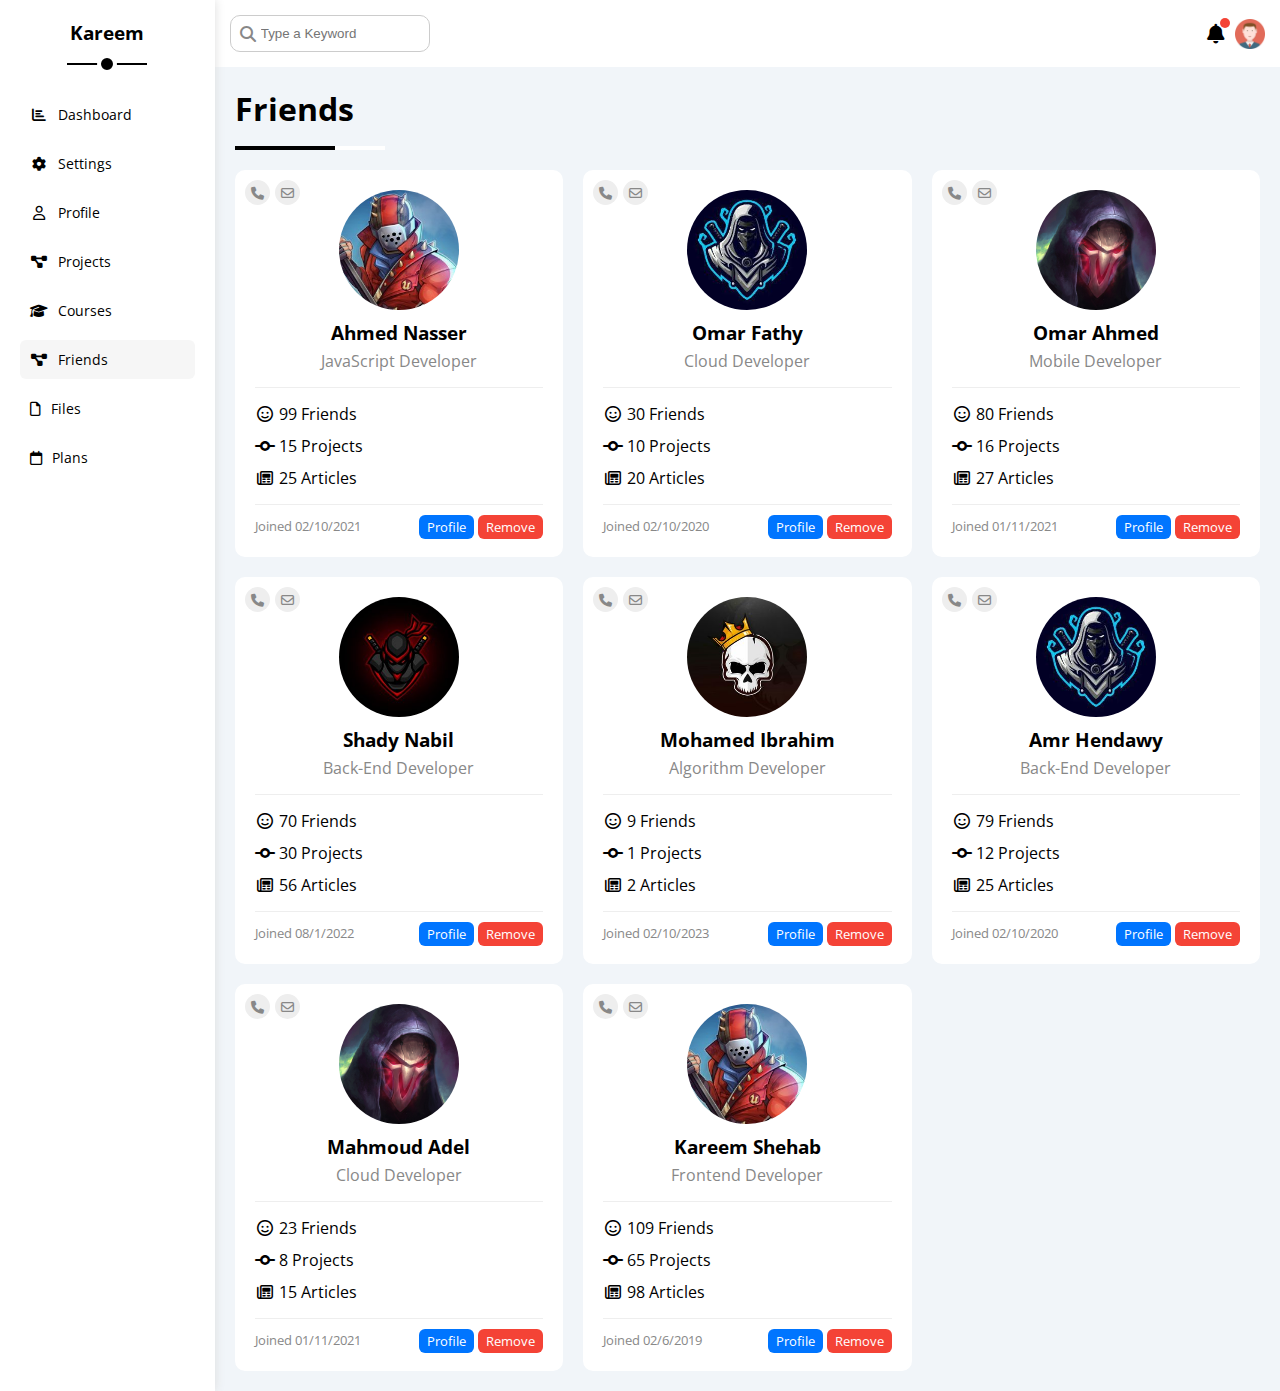
<file: friends.html>
<!DOCTYPE html>
<html lang="en">
  <head>
    <meta charset="UTF-8" />
    <meta http-equiv="X-UA-Compatible" content="IE=edge" />
    <meta name="viewport" content="width=device-width, initial-scale=1.0" />
    <title>Friends</title>
    <link rel="stylesheet" href="css/all.min.css" />
    <link rel="stylesheet" href="css/framwork.css" />
    <link rel="stylesheet" href="css/style.css" />
    <link rel="preconnect" href="https://fonts.googleapis.com" />
    <link rel="preconnect" href="https://fonts.gstatic.com" crossorigin />
    <link
      href="https://fonts.googleapis.com/css2?family=Open+Sans:ital,wght@0,300;0,400;0,500;0,600;0,700;0,800;1,300;1,400;1,500;1,600;1,700;1,800&display=swap"
      rel="stylesheet"
    />
  </head>
  <body>
    <div class="page d-flex">
      <div class="sidebar bg-white p-20 p-relative">
        <h3 class="p-relative txt-c mt-0">Kareem</h3>
        <ul>
          <li>
            <a
              href="index.html"
              class="fs-14 align-center d-flex c-black rad-6 p-10"
            >
              <i class="fa-solid fa-chart-bar fa-fw"></i>
              <span>Dashboard</span>
            </a>
          </li>
          <li>
            <a
              href="settings.html"
              class="fs-14 align-center d-flex c-black rad-6 p-10"
            >
              <i class="fa-solid fa-gear fa-fw"></i>
              <span>Settings</span>
            </a>
          </li>
          <li>
            <a
              href="profile.html"
              class="fs-14 align-center d-flex c-black rad-6 p-10"
            >
              <i class="fa-regular fa-user fa-fw"></i>
              <span>Profile</span>
            </a>
          </li>
          <li>
            <a
              href="projects.html"
              class="fs-14 align-center d-flex c-black rad-6 p-10"
            >
              <i class="fa-solid fa-diagram-project fa-fw"></i>
              <span>Projects</span>
            </a>
          </li>
          <li>
            <a
              href="courses.html"
              class="fs-14 align-center d-flex c-black rad-6 p-10"
            >
              <i class="fa-solid fa-graduation-cap fa-fw"></i>
              <span>Courses</span>
            </a>
          </li>
          <li>
            <a
              href="friends.html"
              class="fs-14 active align-center d-flex c-black rad-6 p-10"
            >
              <i class="fa-solid fa-diagram-project fa-fw"></i>
              <span>Friends</span>
            </a>
          </li>
          <li>
            <a
              href="files.html"
              class="fs-14 align-center d-flex c-black rad-6 p-10"
            >
              <i class="fa-regular fa-file"></i>
              <span>Files</span>
            </a>
          </li>
          <li>
            <a
              href="plans.html"
              class="fs-14 align-center d-flex c-black rad-6 p-10"
            >
              <i class="fa-regular fa-calendar"></i>
              <span>Plans</span>
            </a>
          </li>
        </ul>
      </div>
      <div class="content w-full">
        <div class="head between-flex p-15">
          <div class="search p-relative">
            <input
              class="p-10 rad-10"
              type="text"
              placeholder="Type a Keyword"
            />
          </div>
          <div class="icons d-flex align-center">
            <div class="notification p-relative">
              <i class="fa-solid fa-bell fa-lg"></i>
            </div>
            <img src="imgs/avatar.png" alt="" />
          </div>
        </div>
        <h1 class="mainhead">Friends</h1>
        <div class="friends-page d-grid gap-20 m-20">
          <div class="friend p-20 bg-white rad-10 p-relative">
            <span class="c-gray fs-13 rad-h bg-eee"
              ><i class="fa-solid fa-phone"></i
            ></span>
            <span class="c-gray fs-13 rad-h bg-eee"
              ><i class="fa-regular fa-envelope"></i
            ></span>
            <div class="avatar txt-c">
              <img src="imgs/friend-01.jpg" class="rad-h" alt="" />
              <h3 class="m-0 mt-5 mb-5">Ahmed Nasser</h3>
              <span class="c-gray">JavaScript Developer </span>
            </div>
            <div class="info pt-15 mt-15 pb-15 mb-15">
              <div>
                <i class="fa-regular fa-face-smile fa-fw"></i>
                99 Friends
              </div>
              <div>
                <i class="fa-solid fa-code-commit fa-fw"></i>
                15 Projects
              </div>
              <div>
                <i class="fa-regular fa-newspaper fa-fw"></i>
                25 Articles
              </div>
            </div>
            <div class="date between-flex">
              <div class="c-gray fs-13">Joined 02/10/2021</div>
              <div>
                <a href="" class="btn-shape bg-blue c-white fs-13">Profile</a>
                <a href="" class="btn-shape bg-red c-white fs-13">Remove</a>
              </div>
            </div>
          </div>
          <div class="friend p-20 bg-white rad-10 p-relative">
            <span class="c-gray fs-13 rad-h bg-eee"
              ><i class="fa-solid fa-phone"></i
            ></span>
            <span class="c-gray fs-13 rad-h bg-eee"
              ><i class="fa-regular fa-envelope"></i
            ></span>
            <div class="avatar txt-c">
              <img src="imgs/friend-02.jpg" class="rad-h" alt="" />
              <h3 class="m-0 mt-5 mb-5">Omar Fathy</h3>
              <span class="c-gray">Cloud Developer </span>
            </div>
            <div class="info pt-15 mt-15 pb-15 mb-15">
              <div>
                <i class="fa-regular fa-face-smile fa-fw"></i>
                30 Friends
              </div>
              <div>
                <i class="fa-solid fa-code-commit fa-fw"></i>
                10 Projects
              </div>
              <div>
                <i class="fa-regular fa-newspaper fa-fw"></i>
                20 Articles
              </div>
            </div>
            <div class="date between-flex">
              <div class="c-gray fs-13">Joined 02/10/2020</div>
              <div>
                <a href="" class="btn-shape bg-blue c-white fs-13">Profile</a>
                <a href="" class="btn-shape bg-red c-white fs-13">Remove</a>
              </div>
            </div>
          </div>
          <div class="friend p-20 bg-white rad-10 p-relative">
            <span class="c-gray fs-13 rad-h bg-eee"
              ><i class="fa-solid fa-phone"></i
            ></span>
            <span class="c-gray fs-13 rad-h bg-eee"
              ><i class="fa-regular fa-envelope"></i
            ></span>
            <div class="avatar txt-c">
              <img src="imgs/friend-03.jpg" class="rad-h" alt="" />
              <h3 class="m-0 mt-5 mb-5">Omar Ahmed</h3>
              <span class="c-gray">Mobile Developer </span>
            </div>
            <div class="info pt-15 mt-15 pb-15 mb-15">
              <div>
                <i class="fa-regular fa-face-smile fa-fw"></i>
                80 Friends
              </div>
              <div>
                <i class="fa-solid fa-code-commit fa-fw"></i>
                16 Projects
              </div>
              <div>
                <i class="fa-regular fa-newspaper fa-fw"></i>
                27 Articles
              </div>
            </div>
            <div class="date between-flex">
              <div class="c-gray fs-13">Joined 01/11/2021</div>
              <div>
                <a href="" class="btn-shape bg-blue c-white fs-13">Profile</a>
                <a href="" class="btn-shape bg-red c-white fs-13">Remove</a>
              </div>
            </div>
          </div>
          <div class="friend p-20 bg-white rad-10 p-relative">
            <span class="c-gray fs-13 rad-h bg-eee"
              ><i class="fa-solid fa-phone"></i
            ></span>
            <span class="c-gray fs-13 rad-h bg-eee"
              ><i class="fa-regular fa-envelope"></i
            ></span>
            <div class="avatar txt-c">
              <img src="imgs/friend-04.jpg" class="rad-h" alt="" />
              <h3 class="m-0 mt-5 mb-5">Shady Nabil</h3>
              <span class="c-gray">Back-End Developer</span>
            </div>
            <div class="info pt-15 mt-15 pb-15 mb-15">
              <div>
                <i class="fa-regular fa-face-smile fa-fw"></i>
                70 Friends
              </div>
              <div>
                <i class="fa-solid fa-code-commit fa-fw"></i>
                30 Projects
              </div>
              <div>
                <i class="fa-regular fa-newspaper fa-fw"></i>
                56 Articles
              </div>
            </div>
            <div class="date between-flex">
              <div class="c-gray fs-13">Joined 08/1/2022</div>
              <div>
                <a href="" class="btn-shape bg-blue c-white fs-13">Profile</a>
                <a href="" class="btn-shape bg-red c-white fs-13">Remove</a>
              </div>
            </div>
          </div>
          <div class="friend p-20 bg-white rad-10 p-relative">
            <span class="c-gray fs-13 rad-h bg-eee"
              ><i class="fa-solid fa-phone"></i
            ></span>
            <span class="c-gray fs-13 rad-h bg-eee"
              ><i class="fa-regular fa-envelope"></i
            ></span>
            <div class="avatar txt-c">
              <img src="imgs/friend-05.jpg" class="rad-h" alt="" />
              <h3 class="m-0 mt-5 mb-5">Mohamed Ibrahim</h3>
              <span class="c-gray">Algorithm Developer</span>
            </div>
            <div class="info pt-15 mt-15 pb-15 mb-15">
              <div>
                <i class="fa-regular fa-face-smile fa-fw"></i>
                9 Friends
              </div>
              <div>
                <i class="fa-solid fa-code-commit fa-fw"></i>
                1 Projects
              </div>
              <div>
                <i class="fa-regular fa-newspaper fa-fw"></i>
                2 Articles
              </div>
            </div>
            <div class="date between-flex">
              <div class="c-gray fs-13">Joined 02/10/2023</div>
              <div>
                <a href="" class="btn-shape bg-blue c-white fs-13">Profile</a>
                <a href="" class="btn-shape bg-red c-white fs-13">Remove</a>
              </div>
            </div>
          </div>
          <div class="friend p-20 bg-white rad-10 p-relative">
            <span class="c-gray fs-13 rad-h bg-eee"
              ><i class="fa-solid fa-phone"></i
            ></span>
            <span class="c-gray fs-13 rad-h bg-eee"
              ><i class="fa-regular fa-envelope"></i
            ></span>
            <div class="avatar txt-c">
              <img src="imgs/friend-02.jpg" class="rad-h" alt="" />
              <h3 class="m-0 mt-5 mb-5">Amr Hendawy</h3>
              <span class="c-gray">Back-End Developer</span>
            </div>
            <div class="info pt-15 mt-15 pb-15 mb-15">
              <div>
                <i class="fa-regular fa-face-smile fa-fw"></i>
                79 Friends
              </div>
              <div>
                <i class="fa-solid fa-code-commit fa-fw"></i>
                12 Projects
              </div>
              <div>
                <i class="fa-regular fa-newspaper fa-fw"></i>
                25 Articles
              </div>
            </div>
            <div class="date between-flex">
              <div class="c-gray fs-13">Joined 02/10/2020</div>
              <div>
                <a href="" class="btn-shape bg-blue c-white fs-13">Profile</a>
                <a href="" class="btn-shape bg-red c-white fs-13">Remove</a>
              </div>
            </div>
          </div>
          <div class="friend p-20 bg-white rad-10 p-relative">
            <span class="c-gray fs-13 rad-h bg-eee"
              ><i class="fa-solid fa-phone"></i
            ></span>
            <span class="c-gray fs-13 rad-h bg-eee"
              ><i class="fa-regular fa-envelope"></i
            ></span>
            <div class="avatar txt-c">
              <img src="imgs/friend-03.jpg" class="rad-h" alt="" />
              <h3 class="m-0 mt-5 mb-5">Mahmoud Adel</h3>
              <span class="c-gray">Cloud Developer</span>
            </div>
            <div class="info pt-15 mt-15 pb-15 mb-15">
              <div>
                <i class="fa-regular fa-face-smile fa-fw"></i>
                23 Friends
              </div>
              <div>
                <i class="fa-solid fa-code-commit fa-fw"></i>
                8 Projects
              </div>
              <div>
                <i class="fa-regular fa-newspaper fa-fw"></i>
                15 Articles
              </div>
            </div>
            <div class="date between-flex">
              <div class="c-gray fs-13">Joined 01/11/2021</div>
              <div>
                <a href="" class="btn-shape bg-blue c-white fs-13">Profile</a>
                <a href="" class="btn-shape bg-red c-white fs-13">Remove</a>
              </div>
            </div>
          </div>
          <div class="friend p-20 bg-white rad-10 p-relative">
            <span class="c-gray fs-13 rad-h bg-eee"
              ><i class="fa-solid fa-phone"></i
            ></span>
            <span class="c-gray fs-13 rad-h bg-eee"
              ><i class="fa-regular fa-envelope"></i
            ></span>
            <div class="avatar txt-c">
              <img src="imgs/friend-01.jpg" class="rad-h" alt="" />
              <h3 class="m-0 mt-5 mb-5">Kareem Shehab</h3>
              <span class="c-gray">Frontend Developer</span>
            </div>
            <div class="info pt-15 mt-15 pb-15 mb-15">
              <div>
                <i class="fa-regular fa-face-smile fa-fw"></i>
                109 Friends
              </div>
              <div>
                <i class="fa-solid fa-code-commit fa-fw"></i>
                65 Projects
              </div>
              <div>
                <i class="fa-regular fa-newspaper fa-fw"></i>
                98 Articles
              </div>
            </div>
            <div class="date between-flex">
              <div class="c-gray fs-13">Joined 02/6/2019</div>
              <div>
                <a href="" class="btn-shape bg-blue c-white fs-13">Profile</a>
                <a href="" class="btn-shape bg-red c-white fs-13">Remove</a>
              </div>
            </div>
          </div>
        </div>
      </div>
    </div>
  </body>
</html>
</file>
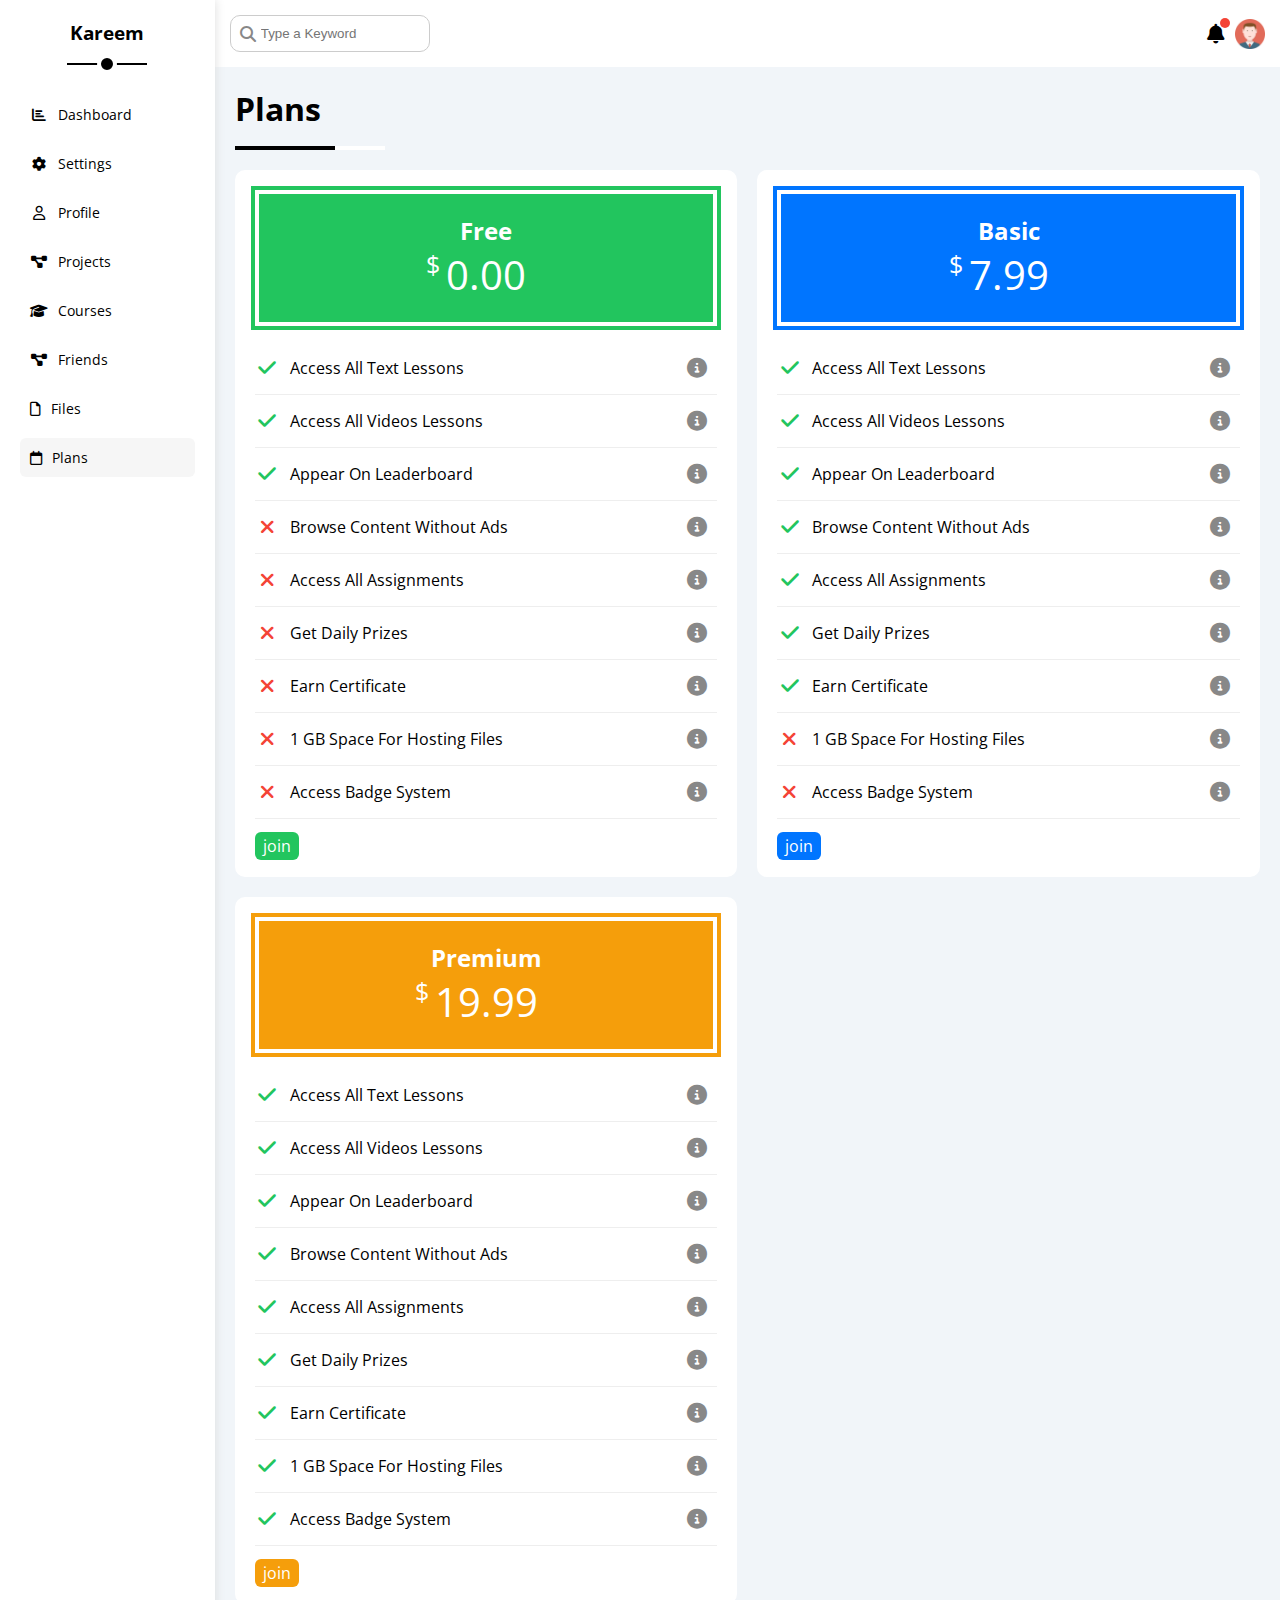
<file: plans.html>
<!DOCTYPE html>
<html lang="en">
  <head>
    <meta charset="UTF-8" />
    <meta http-equiv="X-UA-Compatible" content="IE=edge" />
    <meta name="viewport" content="width=device-width, initial-scale=1.0" />
    <title>Plans</title>
    <link rel="stylesheet" href="css/all.min.css" />
    <link rel="stylesheet" href="css/framwork.css" />
    <link rel="stylesheet" href="css/style.css" />
    <link rel="preconnect" href="https://fonts.googleapis.com" />
    <link rel="preconnect" href="https://fonts.gstatic.com" crossorigin />
    <link
      href="https://fonts.googleapis.com/css2?family=Open+Sans:ital,wght@0,300;0,400;0,500;0,600;0,700;0,800;1,300;1,400;1,500;1,600;1,700;1,800&display=swap"
      rel="stylesheet"
    />
  </head>
  <body>
    <div class="page d-flex">
      <div class="sidebar bg-white p-20 p-relative">
        <h3 class="p-relative txt-c mt-0">Kareem</h3>
        <ul>
          <li>
            <a
              href="index.html"
              class="fs-14 align-center d-flex c-black rad-6 p-10"
            >
              <i class="fa-solid fa-chart-bar fa-fw"></i>
              <span>Dashboard</span>
            </a>
          </li>
          <li>
            <a
              href="settings.html"
              class="fs-14 align-center d-flex c-black rad-6 p-10"
            >
              <i class="fa-solid fa-gear fa-fw"></i>
              <span>Settings</span>
            </a>
          </li>
          <li>
            <a
              href="profile.html"
              class="fs-14 align-center d-flex c-black rad-6 p-10"
            >
              <i class="fa-regular fa-user fa-fw"></i>
              <span>Profile</span>
            </a>
          </li>
          <li>
            <a
              href="projects.html"
              class="fs-14 align-center d-flex c-black rad-6 p-10"
            >
              <i class="fa-solid fa-diagram-project fa-fw"></i>
              <span>Projects</span>
            </a>
          </li>
          <li>
            <a
              href="courses.html"
              class="fs-14 align-center d-flex c-black rad-6 p-10"
            >
              <i class="fa-solid fa-graduation-cap fa-fw"></i>
              <span>Courses</span>
            </a>
          </li>
          <li>
            <a
              href="friends.html"
              class="fs-14 align-center d-flex c-black rad-6 p-10"
            >
              <i class="fa-solid fa-diagram-project fa-fw"></i>
              <span>Friends</span>
            </a>
          </li>
          <li>
            <a
              href="files.html"
              class="fs-14 align-center d-flex c-black rad-6 p-10"
            >
              <i class="fa-regular fa-file"></i>
              <span>Files</span>
            </a>
          </li>
          <li>
            <a
              href="plans.html"
              class="fs-14 active align-center d-flex c-black rad-6 p-10"
            >
              <i class="fa-regular fa-calendar"></i>
              <span>Plans</span>
            </a>
          </li>
        </ul>
      </div>
      <div class="content w-full">
        <div class="head between-flex p-15">
          <div class="search p-relative">
            <input
              class="p-10 rad-10"
              type="text"
              placeholder="Type a Keyword"
            />
          </div>
          <div class="icons d-flex align-center">
            <div class="notification p-relative">
              <i class="fa-solid fa-bell fa-lg"></i>
            </div>
            <img src="imgs/avatar.png" alt="" />
          </div>
        </div>
        <h1 class="mainhead">Plans</h1>
        <div class="plans-page d-grid gap-20 m-20">
          <div class="plan p-20 bg-white">
            <div class="heading bg-green green c-white txt-c">
              <h2 class="m-0">Free</h2>
              <div class="p-relative m-0 mt-10"><span>$</span>0.00</div>
            </div>
            <ul>
              <li>
                <i class="fa-solid fa-check fa-fw yes"></i>
                <span>Access All Text Lessons</span>
                <i class="fa-solid fa-circle-info help"></i>
              </li>
              <li>
                <i class="fa-solid fa-check fa-fw yes"></i>
                <span>Access All Videos Lessons </span>
                <i class="fa-solid fa-circle-info help"></i>
              </li>
              <li>
                <i class="fa-solid fa-check fa-fw yes"></i>
                <span>Appear On Leaderboard </span>
                <i class="fa-solid fa-circle-info help"></i>
              </li>
              <li>
                <i class="fa-solid fa-xmark fa-fw"></i>
                <span>Browse Content Without Ads </span>
                <i class="fa-solid fa-circle-info help"></i>
              </li>
              <li>
                <i class="fa-solid fa-xmark fa-fw"></i>
                <span>Access All Assignments </span>
                <i class="fa-solid fa-circle-info help"></i>
              </li>
              <li>
                <i class="fa-solid fa-xmark fa-fw"></i>
                <span>Get Daily Prizes </span>
                <i class="fa-solid fa-circle-info help"></i>
              </li>
              <li>
                <i class="fa-solid fa-xmark fa-fw"></i>
                <span>Earn Certificate </span>
                <i class="fa-solid fa-circle-info help"></i>
              </li>
              <li>
                <i class="fa-solid fa-xmark fa-fw"></i>
                <span>1 GB Space For Hosting Files </span>
                <i class="fa-solid fa-circle-info help"></i>
              </li>
              <li>
                <i class="fa-solid fa-xmark fa-fw"></i>
                <span>Access Badge System </span>
                <i class="fa-solid fa-circle-info help"></i>
              </li>
            </ul>
            <a href="" class="btn-shape c-white bg-green">join</a>
          </div>
          <div class="plan p-20 bg-white">
            <div class="heading bg-blue blue c-white txt-c">
              <h2 class="m-0">Basic</h2>
              <div class="p-relative m-0 mt-10"><span>$</span>7.99</div>
            </div>
            <ul>
              <li>
                <i class="fa-solid fa-check fa-fw yes"></i>
                <span>Access All Text Lessons</span>
                <i class="fa-solid fa-circle-info help"></i>
              </li>
              <li>
                <i class="fa-solid fa-check fa-fw yes"></i>
                <span>Access All Videos Lessons </span>
                <i class="fa-solid fa-circle-info help"></i>
              </li>
              <li>
                <i class="fa-solid fa-check fa-fw yes"></i>
                <span>Appear On Leaderboard </span>
                <i class="fa-solid fa-circle-info help"></i>
              </li>
              <li>
                <i class="fa-solid fa-check fa-fw yes"></i>
                <span>Browse Content Without Ads </span>
                <i class="fa-solid fa-circle-info help"></i>
              </li>
              <li>
                <i class="fa-solid fa-check fa-fw yes"></i>
                <span>Access All Assignments </span>
                <i class="fa-solid fa-circle-info help"></i>
              </li>
              <li>
                <i class="fa-solid fa-check fa-fw yes"></i>
                <span>Get Daily Prizes </span>
                <i class="fa-solid fa-circle-info help"></i>
              </li>
              <li>
                <i class="fa-solid fa-check fa-fw yes"></i>
                <span>Earn Certificate </span>
                <i class="fa-solid fa-circle-info help"></i>
              </li>
              <li>
                <i class="fa-solid fa-xmark fa-fw"></i>
                <span>1 GB Space For Hosting Files </span>
                <i class="fa-solid fa-circle-info help"></i>
              </li>
              <li>
                <i class="fa-solid fa-xmark fa-fw"></i>
                <span>Access Badge System </span>
                <i class="fa-solid fa-circle-info help"></i>
              </li>
            </ul>
            <a href="" class="btn-shape c-white bg-blue">join</a>
          </div>
          <div class="plan p-20 bg-white">
            <div class="heading bg-orange orange c-white txt-c">
              <h2 class="m-0">Premium</h2>
              <div class="p-relative m-0 mt-10"><span>$</span>19.99</div>
            </div>
            <ul>
              <li>
                <i class="fa-solid fa-check fa-fw yes"></i>
                <span>Access All Text Lessons</span>
                <i class="fa-solid fa-circle-info help"></i>
              </li>
              <li>
                <i class="fa-solid fa-check fa-fw yes"></i>
                <span>Access All Videos Lessons </span>
                <i class="fa-solid fa-circle-info help"></i>
              </li>
              <li>
                <i class="fa-solid fa-check fa-fw yes"></i>
                <span>Appear On Leaderboard </span>
                <i class="fa-solid fa-circle-info help"></i>
              </li>
              <li>
                <i class="fa-solid fa-check fa-fw yes"></i>
                <span>Browse Content Without Ads </span>
                <i class="fa-solid fa-circle-info help"></i>
              </li>
              <li>
                <i class="fa-solid fa-check fa-fw yes"></i>
                <span>Access All Assignments </span>
                <i class="fa-solid fa-circle-info help"></i>
              </li>
              <li>
                <i class="fa-solid fa-check fa-fw yes"></i>
                <span>Get Daily Prizes </span>
                <i class="fa-solid fa-circle-info help"></i>
              </li>
              <li>
                <i class="fa-solid fa-check fa-fw yes"></i>
                <span>Earn Certificate </span>
                <i class="fa-solid fa-circle-info help"></i>
              </li>
              <li>
                <i class="fa-solid fa-check fa-fw yes"></i>
                <span>1 GB Space For Hosting Files </span>
                <i class="fa-solid fa-circle-info help"></i>
              </li>
              <li>
                <i class="fa-solid fa-check fa-fw yes"></i>
                <span>Access Badge System </span>
                <i class="fa-solid fa-circle-info help"></i>
              </li>
            </ul>
            <a href="" class="btn-shape c-white bg-orange">join</a>
          </div>
        </div>
      </div>
    </div>
  </body>
</html>
</file>
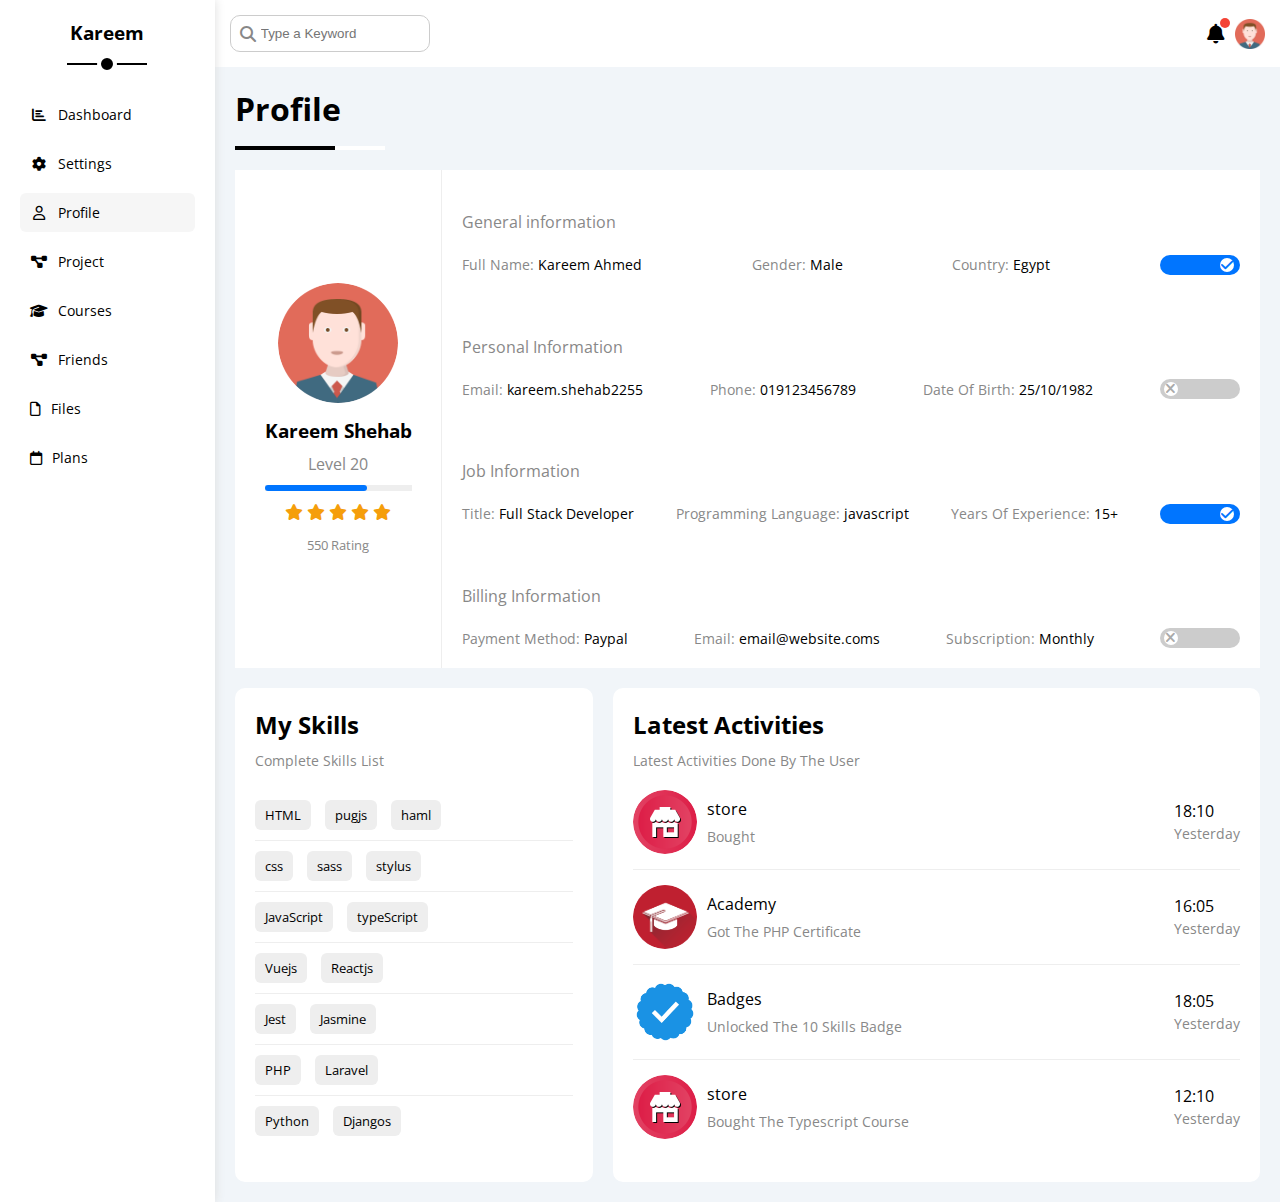
<file: profile.html>
<!DOCTYPE html>
<html lang="en">
  <head>
    <meta charset="UTF-8" />
    <meta http-equiv="X-UA-Compatible" content="IE=edge" />
    <meta name="viewport" content="width=device-width, initial-scale=1.0" />
    <title>profiles</title>
    <link rel="stylesheet" href="css/all.min.css" />
    <link rel="stylesheet" href="css/framwork.css" />
    <link rel="stylesheet" href="css/style.css" />
    <link rel="preconnect" href="https://fonts.googleapis.com" />
    <link rel="preconnect" href="https://fonts.gstatic.com" crossorigin />
    <link
      href="https://fonts.googleapis.com/css2?family=Open+Sans:ital,wght@0,300;0,400;0,500;0,600;0,700;0,800;1,300;1,400;1,500;1,600;1,700;1,800&display=swap"
      rel="stylesheet"
    />
  </head>
  <body>
    <div class="page d-flex">
      <div class="sidebar bg-white p-20 p-relative">
        <h3 class="p-relative txt-c mt-0">Kareem</h3>
        <ul>
          <li>
            <a
              href="index.html"
              class="fs-14 align-center d-flex c-black rad-6 p-10"
            >
              <i class="fa-solid fa-chart-bar fa-fw"></i>
              <span>Dashboard</span>
            </a>
          </li>
          <li>
            <a
              href="settings.html"
              class="fs-14 align-center d-flex c-black rad-6 p-10"
            >
              <i class="fa-solid fa-gear fa-fw"></i>
              <span>Settings</span>
            </a>
          </li>
          <li>
            <a
              href="profile.html"
              class="fs-14 align-center d-flex c-black active rad-6 p-10"
            >
              <i class="fa-regular fa-user fa-fw"></i>
              <span>Profile</span>
            </a>
          </li>
          <li>
            <a
              href="projects.html"
              class="fs-14 align-center d-flex c-black rad-6 p-10"
            >
              <i class="fa-solid fa-diagram-project fa-fw"></i>
              <span>Project</span>
            </a>
          </li>
          <li>
            <a
              href="courses.html"
              class="fs-14 align-center d-flex c-black rad-6 p-10"
            >
              <i class="fa-solid fa-graduation-cap fa-fw"></i>
              <span>Courses</span>
            </a>
          </li>
          <li>
            <a
              href="friends.html"
              class="fs-14 align-center d-flex c-black rad-6 p-10"
            >
              <i class="fa-solid fa-diagram-project fa-fw"></i>
              <span>Friends</span>
            </a>
          </li>
          <li>
            <a
              href="files.html"
              class="fs-14 align-center d-flex c-black rad-6 p-10"
            >
              <i class="fa-regular fa-file"></i>
              <span>Files</span>
            </a>
          </li>
          <li>
            <a
              href="plans.html"
              class="fs-14 align-center d-flex c-black rad-6 p-10"
            >
              <i class="fa-regular fa-calendar"></i>
              <span>Plans</span>
            </a>
          </li>
        </ul>
      </div>
      <div class="content w-full">
        <div class="head between-flex p-15">
          <div class="search p-relative">
            <input
              class="p-10 rad-10"
              type="text"
              placeholder="Type a Keyword"
            />
          </div>
          <div class="icons d-flex align-center">
            <div class="notification p-relative">
              <i class="fa-solid fa-bell fa-lg"></i>
            </div>
            <img src="imgs/avatar.png" alt="" />
          </div>
        </div>
        <h1 class="mainhead">Profile</h1>
        <div class="profile-page m-20">
          <div class="overview d-flex bg-white">
            <!-- start personal -->
            <div class="personal txt-c p-20 center-flex">
              <div>
                <img class="rad-h mb-10" src="imgs/avatar.png" alt="" />
                <h3 class="m-0">Kareem Shehab</h3>
                <p class="m-0 mt-10 c-gray">Level 20</p>
                <div class="progress bg-eee mb-10 mt-10">
                  <span class="bg-blue" style="width: 70%"></span>
                </div>
                <div class="starts mb-10">
                  <i class="c-orange fa-sharp fa-solid fa-star"></i>
                  <i class="c-orange fa-sharp fa-solid fa-star"></i>
                  <i class="c-orange fa-sharp fa-solid fa-star"></i>
                  <i class="c-orange fa-sharp fa-solid fa-star"></i>
                  <i class="c-orange fa-sharp fa-solid fa-star"></i>
                </div>
                <span class="c-gray fs-13 m-0">550 Rating</span>
              </div>
            </div>
            <!-- end personal -->
            <!-- start info  -->
            <div class="info txt-c-mobile w-full">
              <div class="box p-20 between-flex">
                <h4 class="w-full">General information</h4>
                <div class="fs-14">
                  <span class="c-gray">Full Name:</span>
                  <span>Kareem Ahmed </span>
                </div>
                <div class="fs-14">
                  <span class="c-gray"> Gender: </span>
                  <span>Male</span>
                </div>
                <div class="fs-14">
                  <span class="c-gray">Country:</span>
                  <span>Egypt</span>
                </div>
                <div class="fs-14">
                  <label class="center-flex">
                    <input type="checkbox" checked class="check-box" />
                    <div class="toggle-switch"></div>
                  </label>
                </div>
              </div>
              <div class="box p-20 between-flex">
                <h4 class="w-full">Personal Information</h4>
                <div class="fs-14">
                  <span class="c-gray">Email:</span>
                  <span>kareem.shehab2255</span>
                </div>
                <div class="fs-14">
                  <span class="c-gray"> Phone: </span>
                  <span>019123456789</span>
                </div>
                <div class="fs-14">
                  <span class="c-gray"> Date Of Birth:</span>
                  <span>25/10/1982</span>
                </div>
                <div class="fs-14">
                  <label class="center-flex">
                    <input type="checkbox" class="check-box" />
                    <div class="toggle-switch"></div>
                  </label>
                </div>
              </div>
              <div class="box p-20 between-flex">
                <h4 class="w-full">Job Information</h4>
                <div class="fs-14">
                  <span class="c-gray">Title:</span>
                  <span> Full Stack Developer </span>
                </div>
                <div class="fs-14">
                  <span class="c-gray"> Programming Language: </span>
                  <span> javascript</span>
                </div>
                <div class="fs-14">
                  <span class="c-gray">Years Of Experience:</span>
                  <span>15+</span>
                </div>
                <div class="fs-14">
                  <label class="center-flex">
                    <input type="checkbox" checked class="check-box" />
                    <div class="toggle-switch"></div>
                  </label>
                </div>
              </div>
              <div class="box p-20 between-flex">
                <h4 class="w-full">Billing Information</h4>
                <div class="fs-14">
                  <span class="c-gray">Payment Method:</span>
                  <span>Paypal </span>
                </div>
                <div class="fs-14">
                  <span class="c-gray"> Email: </span>
                  <span>email@website.coms</span>
                </div>
                <div class="fs-14">
                  <span class="c-gray">Subscription:</span>
                  <span>Monthly</span>
                </div>
                <div class="fs-14">
                  <label class="center-flex">
                    <input type="checkbox" class="check-box" />
                    <div class="toggle-switch"></div>
                  </label>
                </div>
              </div>
            </div>
            <!-- end info  -->
          </div>
          <footer class="d-flex mt-20 gap-20">
            <div class="skills bg-white rad-10 p-20">
              <h2 class="mt-0 mb-10">My Skills</h2>
              <p class="mt-0 mb-20 c-gray fs-14">Complete Skills List</p>
              <ul class="txt-c-mobile">
                <li>
                  <span>HTML</span>
                  <span>pugjs</span>
                  <span>haml</span>
                </li>
                <li>
                  <span>css</span>
                  <span>sass</span>
                  <span>stylus</span>
                </li>
                <li>
                  <span>JavaScript</span>
                  <span>typeScript</span>
                </li>
                <li>
                  <span>Vuejs</span>
                  <span>Reactjs</span>
                </li>
                <li>
                  <span>Jest</span>
                  <span>Jasmine</span>
                </li>
                <li>
                  <span>PHP</span>
                  <span>Laravel</span>
                </li>
                <li>
                  <span>Python</span>
                  <span>Djangos</span>
                </li>
              </ul>
            </div>
            <div class="activitys bg-white rad-10 p-20">
              <h2 class="mt-0 mb-10">Latest Activities</h2>
              <p class="mt-0 mb-20 c-gray fs-14">
                Latest Activities Done By The User
              </p>
              <div class="activity txt-c-mobile d-flex align-center">
                <img src="imgs/activity-01.png" alt="" />
                <div class="info">
                  <span class="d-block mb-5">store</span>
                  <span class="c-gray fs-14">Bought</span>
                </div>
                <div class="date">
                  <span class="d-block">18:10 </span>
                  <span class="c-gray fs-14">Yesterday</span>
                </div>
              </div>
              <div class="activity txt-c-mobile d-flex align-center">
                <img src="imgs/activity-02.png" alt="" />
                <div class="info">
                  <span class="d-block mb-5">Academy</span>
                  <span class="c-gray fs-14">Got The PHP Certificate </span>
                </div>
                <div class="date">
                  <span class="d-block">16:05 </span>
                  <span class="c-gray fs-14">Yesterday</span>
                </div>
              </div>
              <div class="activity txt-c-mobile d-flex align-center">
                <img src="imgs/activity-03.png" alt="" />
                <div class="info">
                  <span class="d-block mb-5">Badges</span>
                  <span class="c-gray fs-14"
                    >Unlocked The 10 Skills Badge
                  </span>
                </div>
                <div class="date">
                  <span class="d-block">18:05 </span>
                  <span class="c-gray fs-14">Yesterday</span>
                </div>
              </div>
              <div class="activity txt-c-mobile d-flex align-center">
                <img src="imgs/activity-01.png" alt="" />
                <div class="info">
                  <span class="d-block mb-5">store</span>
                  <span class="c-gray fs-14"
                    >Bought The Typescript Course
                  </span>
                </div>
                <div class="date">
                  <span class="d-block">12:10 </span>
                  <span class="c-gray fs-14">Yesterday</span>
                </div>
              </div>
            </div>
          </footer>
        </div>
      </div>
    </div>
  </body>
</html>
</file>
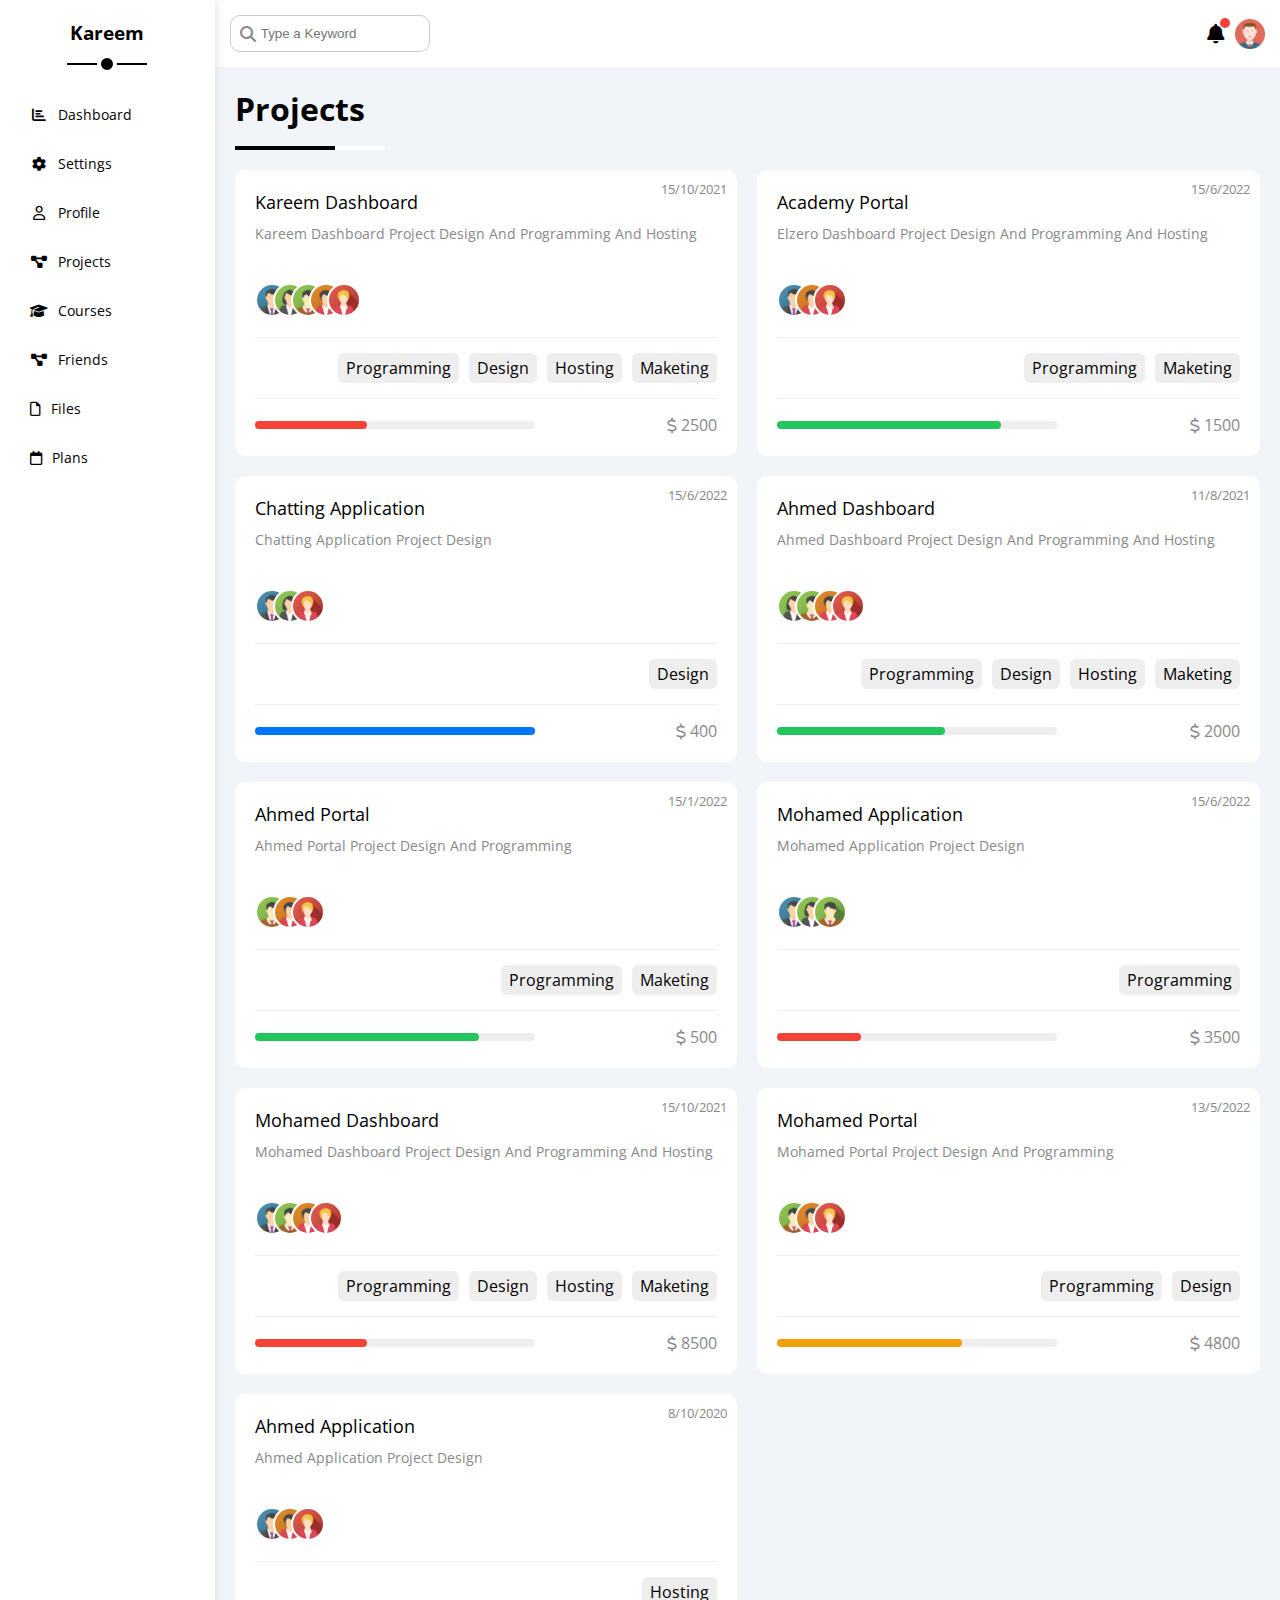
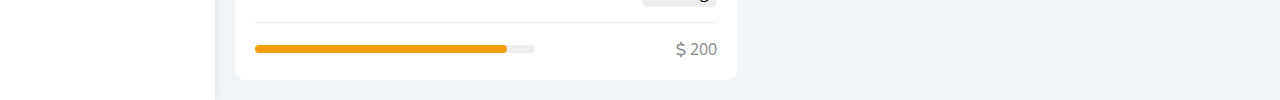
<file: projects.html>
<!DOCTYPE html>
<html lang="en">
  <head>
    <meta charset="UTF-8" />
    <meta http-equiv="X-UA-Compatible" content="IE=edge" />
    <meta name="viewport" content="width=device-width, initial-scale=1.0" />
    <title>Project</title>
    <link rel="stylesheet" href="css/all.min.css" />
    <link rel="stylesheet" href="css/framwork.css" />
    <link rel="stylesheet" href="css/style.css" />
    <link rel="preconnect" href="https://fonts.googleapis.com" />
    <link rel="preconnect" href="https://fonts.gstatic.com" crossorigin />
    <link
      href="https://fonts.googleapis.com/css2?family=Open+Sans:ital,wght@0,300;0,400;0,500;0,600;0,700;0,800;1,300;1,400;1,500;1,600;1,700;1,800&display=swap"
      rel="stylesheet"
    />
  </head>
  <body>
    <div class="page d-flex">
      <div class="sidebar bg-white p-20 p-relative">
        <h3 class="p-relative txt-c mt-0">Kareem</h3>
        <ul>
          <li>
            <a
              href="index.html"
              class="fs-14 align-center d-flex c-black rad-6 p-10"
            >
              <i class="fa-solid fa-chart-bar fa-fw"></i>
              <span>Dashboard</span>
            </a>
          </li>
          <li>
            <a
              href="settings.html"
              class="fs-14 align-center d-flex c-black rad-6 p-10"
            >
              <i class="fa-solid fa-gear fa-fw"></i>
              <span>Settings</span>
            </a>
          </li>
          <li>
            <a
              href="profile.html"
              class="fs-14 align-center d-flex c-black rad-6 p-10"
            >
              <i class="fa-regular fa-user fa-fw"></i>
              <span>Profile</span>
            </a>
          </li>
          <li>
            <a
              href="projects.html"
              class="fs-14 align-center d-flex c-black rad-6 p-10"
            >
              <i class="fa-solid active fa-diagram-project fa-fw"></i>
              <span>Projects</span>
            </a>
          </li>
          <li>
            <a
              href="courses.html"
              class="fs-14 align-center d-flex c-black rad-6 p-10"
            >
              <i class="fa-solid fa-graduation-cap fa-fw"></i>
              <span>Courses</span>
            </a>
          </li>
          <li>
            <a
              href="friends.html"
              class="fs-14 align-center d-flex c-black rad-6 p-10"
            >
              <i class="fa-solid fa-diagram-project fa-fw"></i>
              <span>Friends</span>
            </a>
          </li>
          <li>
            <a
              href="files.html"
              class="fs-14 align-center d-flex c-black rad-6 p-10"
            >
              <i class="fa-regular fa-file"></i>
              <span>Files</span>
            </a>
          </li>
          <li>
            <a
              href="plans.html"
              class="fs-14 align-center d-flex c-black rad-6 p-10"
            >
              <i class="fa-regular fa-calendar"></i>
              <span>Plans</span>
            </a>
          </li>
        </ul>
      </div>
      <div class="content w-full">
        <div class="head between-flex p-15">
          <div class="search p-relative">
            <input
              class="p-10 rad-10"
              type="text"
              placeholder="Type a Keyword"
            />
          </div>
          <div class="icons d-flex align-center">
            <div class="notification p-relative">
              <i class="fa-solid fa-bell fa-lg"></i>
            </div>
            <img src="imgs/avatar.png" alt="" />
          </div>
        </div>
        <h1 class="mainhead">Projects</h1>
        <div class="project-page d-grid gap-20 m-20">
          <div class="project rad-10 bg-white p-20 p-relative">
            <span class="c-gray fs-13">15/10/2021 </span>
            <h2 class="mt-0 mb-10 fw-normal">Kareem Dashboard</h2>
            <p class="mt-0 mb-20 c-gray fs-14">
              Kareem Dashboard Project Design And Programming And Hosting
            </p>
            <div class="images">
              <img src="imgs/team-01.png" alt="" />
              <img src="imgs/team-02.png" alt="" />
              <img src="imgs/team-03.png" alt="" />
              <img src="imgs/team-04.png" alt="" />
              <img src="imgs/team-05.png" alt="" />
            </div>
            <div class="do d-flex">
              <span>Programming</span>
              <span>Design</span>
              <span>Hosting</span>
              <span>Maketing</span>
            </div>
            <div class="progress between-flex">
              <div class="prog bg-eee">
                <span class="bg-red" style="width: 40%"></span>
              </div>
              <div class="c-gray">
                <i class="fa-regular fa-dollar-sign"></i>
                <span>2500</span>
              </div>
            </div>
          </div>
          <div class="project rad-10 bg-white p-20 p-relative">
            <span class="c-gray fs-13">15/6/2022 </span>
            <h2 class="mt-0 mb-10 fw-normal">Academy Portal</h2>
            <p class="mt-0 mb-20 c-gray fs-14">
              Elzero Dashboard Project Design And Programming And Hosting
            </p>
            <div class="images">
              <img src="imgs/team-01.png" alt="" />
              <img src="imgs/team-04.png" alt="" />
              <img src="imgs/team-05.png" alt="" />
            </div>
            <div class="do d-flex">
              <span>Programming</span>
              <span>Maketing</span>
            </div>
            <div class="progress between-flex">
              <div class="prog bg-eee">
                <span class="bg-green" style="width: 80%"></span>
              </div>
              <div class="c-gray">
                <i class="fa-regular fa-dollar-sign"></i>
                <span>1500</span>
              </div>
            </div>
          </div>
          <div class="project rad-10 bg-white p-20 p-relative">
            <span class="c-gray fs-13">15/6/2022 </span>
            <h2 class="mt-0 mb-10 fw-normal">Chatting Application</h2>
            <p class="mt-0 mb-20 c-gray fs-14">
              Chatting Application Project Design
            </p>
            <div class="images">
              <img src="imgs/team-01.png" alt="" />
              <img src="imgs/team-02.png" alt="" />
              <img src="imgs/team-05.png" alt="" />
            </div>
            <div class="do d-flex">
              <span>Design</span>
            </div>
            <div class="progress between-flex">
              <div class="prog bg-eee">
                <span class="bg-blue" style="width: 100%"></span>
              </div>
              <div class="c-gray">
                <i class="fa-regular fa-dollar-sign"></i>
                <span>400</span>
              </div>
            </div>
          </div>
          <div class="project rad-10 bg-white p-20 p-relative">
            <span class="c-gray fs-13">11/8/2021 </span>
            <h2 class="mt-0 mb-10 fw-normal">Ahmed Dashboard</h2>
            <p class="mt-0 mb-20 c-gray fs-14">
              Ahmed Dashboard Project Design And Programming And Hosting
            </p>
            <div class="images">
              <img src="imgs/team-02.png" alt="" />
              <img src="imgs/team-03.png" alt="" />
              <img src="imgs/team-04.png" alt="" />
              <img src="imgs/team-05.png" alt="" />
            </div>
            <div class="do d-flex">
              <span>Programming</span>
              <span>Design</span>
              <span>Hosting</span>
              <span>Maketing</span>
            </div>
            <div class="progress between-flex">
              <div class="prog bg-eee">
                <span class="bg-green" style="width: 60%"></span>
              </div>
              <div class="c-gray">
                <i class="fa-regular fa-dollar-sign"></i>
                <span>2000</span>
              </div>
            </div>
          </div>
          <div class="project rad-10 bg-white p-20 p-relative">
            <span class="c-gray fs-13">15/1/2022 </span>
            <h2 class="mt-0 mb-10 fw-normal">Ahmed Portal</h2>
            <p class="mt-0 mb-20 c-gray fs-14">
              Ahmed Portal Project Design And Programming
            </p>
            <div class="images">
              <img src="imgs/team-03.png" alt="" />
              <img src="imgs/team-04.png" alt="" />
              <img src="imgs/team-05.png" alt="" />
            </div>
            <div class="do d-flex">
              <span>Programming</span>
              <span>Maketing</span>
            </div>
            <div class="progress between-flex">
              <div class="prog bg-eee">
                <span class="bg-green" style="width: 80%"></span>
              </div>
              <div class="c-gray">
                <i class="fa-regular fa-dollar-sign"></i>
                <span>500</span>
              </div>
            </div>
          </div>
          <div class="project rad-10 bg-white p-20 p-relative">
            <span class="c-gray fs-13">15/6/2022 </span>
            <h2 class="mt-0 mb-10 fw-normal">Mohamed Application</h2>
            <p class="mt-0 mb-20 c-gray fs-14">
              Mohamed Application Project Design
            </p>
            <div class="images">
              <img src="imgs/team-01.png" alt="" />
              <img src="imgs/team-02.png" alt="" />
              <img src="imgs/team-03.png" alt="" />
            </div>
            <div class="do d-flex">
              <span>Programming</span>
            </div>
            <div class="progress between-flex">
              <div class="prog bg-eee">
                <span class="bg-red" style="width: 30%"></span>
              </div>
              <div class="c-gray">
                <i class="fa-regular fa-dollar-sign"></i>
                <span>3500</span>
              </div>
            </div>
          </div>
          <div class="project rad-10 bg-white p-20 p-relative">
            <span class="c-gray fs-13">15/10/2021 </span>
            <h2 class="mt-0 mb-10 fw-normal">Mohamed Dashboard</h2>
            <p class="mt-0 mb-20 c-gray fs-14">
              Mohamed Dashboard Project Design And Programming And Hosting
            </p>
            <div class="images">
              <img src="imgs/team-01.png" alt="" />
              <img src="imgs/team-03.png" alt="" />
              <img src="imgs/team-04.png" alt="" />
              <img src="imgs/team-05.png" alt="" />
            </div>
            <div class="do d-flex">
              <span>Programming</span>
              <span>Design</span>
              <span>Hosting</span>
              <span>Maketing</span>
            </div>
            <div class="progress between-flex">
              <div class="prog bg-eee">
                <span class="bg-red" style="width: 40%"></span>
              </div>
              <div class="c-gray">
                <i class="fa-regular fa-dollar-sign"></i>
                <span>8500</span>
              </div>
            </div>
          </div>
          <div class="project rad-10 bg-white p-20 p-relative">
            <span class="c-gray fs-13">13/5/2022 </span>
            <h2 class="mt-0 mb-10 fw-normal">Mohamed Portal</h2>
            <p class="mt-0 mb-20 c-gray fs-14">
              Mohamed Portal Project Design And Programming
            </p>
            <div class="images">
              <img src="imgs/team-03.png" alt="" />
              <img src="imgs/team-04.png" alt="" />
              <img src="imgs/team-05.png" alt="" />
            </div>
            <div class="do d-flex">
              <span>Programming</span>
              <span>Design</span>
            </div>
            <div class="progress between-flex">
              <div class="prog bg-eee">
                <span class="bg-orange" style="width: 66%"></span>
              </div>
              <div class="c-gray">
                <i class="fa-regular fa-dollar-sign"></i>
                <span>4800</span>
              </div>
            </div>
          </div>
          <div class="project rad-10 bg-white p-20 p-relative">
            <span class="c-gray fs-13">8/10/2020 </span>
            <h2 class="mt-0 mb-10 fw-normal">Ahmed Application</h2>
            <p class="mt-0 mb-20 c-gray fs-14">
              Ahmed Application Project Design
            </p>
            <div class="images">
              <img src="imgs/team-01.png" alt="" />
              <img src="imgs/team-04.png" alt="" />
              <img src="imgs/team-05.png" alt="" />
            </div>
            <div class="do d-flex">
              <span>Hosting</span>
            </div>
            <div class="progress between-flex">
              <div class="prog bg-eee">
                <span class="bg-orange" style="width: 90%"></span>
              </div>
              <div class="c-gray">
                <i class="fa-regular fa-dollar-sign"></i>
                <span>200</span>
              </div>
            </div>
          </div>
        </div>
      </div>
    </div>
  </body>
</html>
</file>
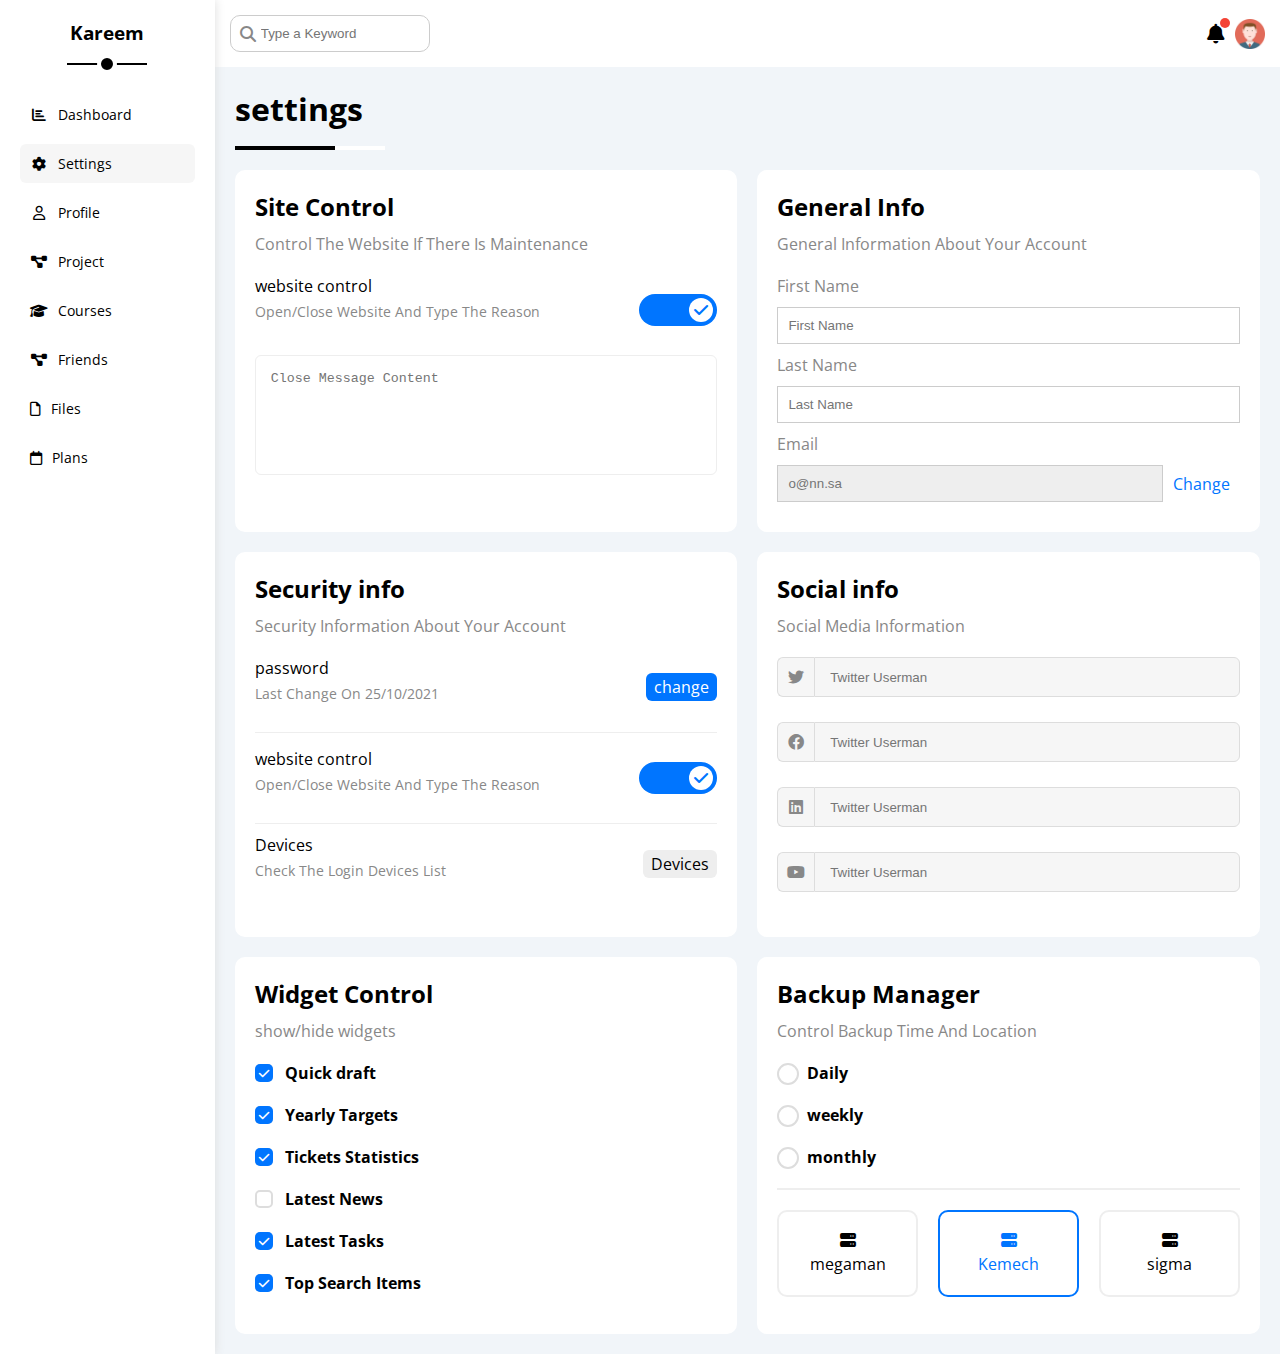
<file: settings.html>
<!DOCTYPE html>
<html lang="en">
  <head>
    <meta charset="UTF-8" />
    <meta http-equiv="X-UA-Compatible" content="IE=edge" />
    <meta name="viewport" content="width=device-width, initial-scale=1.0" />
    <title>settings</title>
    <link rel="stylesheet" href="css/all.min.css" />
    <link rel="stylesheet" href="css/framwork.css" />
    <link rel="stylesheet" href="css/style.css" />
    <link rel="preconnect" href="https://fonts.googleapis.com" />
    <link rel="preconnect" href="https://fonts.gstatic.com" crossorigin />
    <link
      href="https://fonts.googleapis.com/css2?family=Open+Sans:ital,wght@0,300;0,400;0,500;0,600;0,700;0,800;1,300;1,400;1,500;1,600;1,700;1,800&display=swap"
      rel="stylesheet"
    />
  </head>
  <body>
    <div class="page d-flex">
      <div class="sidebar bg-white p-20 p-relative">
        <h3 class="p-relative txt-c mt-0">Kareem</h3>
        <ul>
          <li>
            <a
              href="index.html"
              class="fs-14 align-center d-flex c-black rad-6 p-10"
            >
              <i class="fa-solid fa-chart-bar fa-fw"></i>
              <span>Dashboard</span>
            </a>
          </li>
          <li>
            <a
              href="settings.html"
              class="fs-14 align-center d-flex c-black active rad-6 p-10"
            >
              <i class="fa-solid fa-gear fa-fw"></i>
              <span>Settings</span>
            </a>
          </li>
          <li>
            <a
              href="profile.html"
              class="fs-14 align-center d-flex c-black rad-6 p-10"
            >
              <i class="fa-regular fa-user fa-fw"></i>
              <span>Profile</span>
            </a>
          </li>
          <li>
            <a
              href="projects.html"
              class="fs-14 align-center d-flex c-black rad-6 p-10"
            >
              <i class="fa-solid fa-diagram-project fa-fw"></i>
              <span>Project</span>
            </a>
          </li>
          <li>
            <a
              href="courses.html"
              class="fs-14 align-center d-flex c-black rad-6 p-10"
            >
              <i class="fa-solid fa-graduation-cap fa-fw"></i>
              <span>Courses</span>
            </a>
          </li>
          <li>
            <a
              href="friends.html"
              class="fs-14 align-center d-flex c-black rad-6 p-10"
            >
              <i class="fa-solid fa-diagram-project fa-fw"></i>
              <span>Friends</span>
            </a>
          </li>
          <li>
            <a
              href="files.html"
              class="fs-14 align-center d-flex c-black rad-6 p-10"
            >
              <i class="fa-regular fa-file"></i>
              <span>Files</span>
            </a>
          </li>
          <li>
            <a
              href="plans.html"
              class="fs-14 align-center d-flex c-black rad-6 p-10"
            >
              <i class="fa-regular fa-calendar"></i>
              <span>Plans</span>
            </a>
          </li>
        </ul>
      </div>
      <div class="content w-full">
        <div class="head between-flex p-15">
          <div class="search p-relative">
            <input
              class="p-10 rad-10"
              type="text"
              placeholder="Type a Keyword"
            />
          </div>
          <div class="icons d-flex align-center">
            <div class="notification p-relative">
              <i class="fa-solid fa-bell fa-lg"></i>
            </div>
            <img src="imgs/avatar.png" alt="" />
          </div>
        </div>
        <h1 class="mainhead">settings</h1>
        <div class="wrapper-setting d-grid gap-20">
          <!-- start site control -->
          <div class="site-control bg-white p-20 rad-10">
            <h2 class="mt-0 mb-10">Site Control</h2>
            <p class="mt-0 mb-20 c-gray">
              Control The Website If There Is Maintenance
            </p>
            <div class="mb-15 between-flex">
              <div class="mb-15">
                <span>website control</span>
                <p class="mt-5 mb-0 fs-14 c-gray">
                  Open/Close Website And Type The Reason
                </p>
              </div>
              <div>
                <label class="center-flex">
                  <input type="checkbox" checked class="check-box" />
                  <div class="toggle-switch"></div>
                </label>
              </div>
            </div>
            <textarea
              class="c-gray rad-6 w-full p-15"
              placeholder="Close Message Content"
            ></textarea>
          </div>
          <!-- end site control -->
          <!-- start general info -->
          <div class="general-info bg-white p-20 rad-10">
            <h2 class="mt-0 mb-10">General Info</h2>
            <p class="mt-0 mb-20 c-gray">
              General Information About Your Account
            </p>
            <form action="" class="w-full">
              <div class="row mb-10">
                <label class="c-gray mb-10 d-block">First Name</label>
                <input
                  class="d-block p-none p-10 w-full"
                  type="text"
                  placeholder="First Name"
                />
              </div>
              <div class="row mb-10">
                <label class="c-gray mb-10 d-block">Last Name</label>
                <input
                  class="d-block p-none p-10 w-full"
                  type="text"
                  placeholder="Last Name"
                />
              </div>
              <div class="row mb-10">
                <label class="c-gray mb-10 d-block">Email</label>
                <div class="center-flex">
                  <input
                    disabled
                    class="p-none p-10 bg-eee"
                    type="text"
                    placeholder="o@nn.sa"
                  />
                  <a class="c-blue">Change</a>
                </div>
              </div>
            </form>
          </div>
          <!-- end general info -->
          <!-- start security info  -->
          <div class="security-info bg-white p-20 rad-10">
            <h2 class="mt-0 mb-10">Security info</h2>
            <p class="mt-0 mb-20 c-gray">
              Security Information About Your Account
            </p>
            <div class="mb-15 between-flex">
              <div class="info">
                <span>password</span>
                <p class="fs-14 c-gray mt-5 mb-0">Last Change On 25/10/2021</p>
              </div>
              <a href="" class="btn-shape c-white bg-blue">change</a>
            </div>
            <div class="mb-15 mt-15 pb-15 pt-15 between-flex togle">
              <div>
                <span>website control</span>
                <p class="mt-5 mb-0 fs-14 c-gray">
                  Open/Close Website And Type The Reason
                </p>
              </div>
              <div>
                <label class="center-flex">
                  <input type="checkbox" checked class="check-box" />
                  <div class="toggle-switch"></div>
                </label>
              </div>
            </div>
            <div class="mb-15 between-flex">
              <div class="info">
                <span>Devices</span>
                <p class="fs-14 c-gray mt-5 mb-0">
                  Check The Login Devices List
                </p>
              </div>
              <a href="" class="btn-shape c-black bg-eee">Devices</a>
            </div>
          </div>
          <!-- end security info  -->
          <!-- start social info  -->
          <div class="social-info bg-white p-20 rad-10">
            <h2 class="mt-0 mb-10">Social info</h2>
            <p class="mt-0 mb-20 c-gray">Social Media Information</p>
            <div class="social-box mb-25 d-flex align-center">
              <i class="fa-brands fa-twitter c-gray center-flex"></i>
              <input
                type="text"
                class="w-full c-gray pl-15"
                placeholder="Twitter Userman"
              />
            </div>
            <div class="social-box mb-25 d-flex align-center">
              <i class="fa-brands fa-facebook c-gray center-flex"></i>
              <input
                type="text"
                class="w-full c-gray pl-15"
                placeholder="Twitter Userman"
              />
            </div>
            <div class="social-box mb-25 d-flex align-center">
              <i class="fa-brands fa-linkedin c-gray center-flex"></i>
              <input
                type="text"
                class="w-full c-gray pl-15"
                placeholder="Twitter Userman"
              />
            </div>
            <div class="social-box mb-25 d-flex align-center">
              <i class="fa-brands fa-youtube c-gray center-flex"></i>
              <input
                type="text"
                class="w-full c-gray pl-15"
                placeholder="Twitter Userman"
              />
            </div>
          </div>
          <!-- end social info  -->
          <!-- start widget control  -->
          <div class="widget-control bg-white p-20 rad-10">
            <h2 class="mt-0 mb-10">Widget Control</h2>
            <p class="mt-0 mb-20 c-gray">show/hide widgets</p>
            <div class="widget-row d-flex align-center mb-20">
              <input type="checkbox" id="one" checked />
              <label for="one" class="fw-bold"> Quick draft</label>
            </div>
            <div class="widget-row d-flex align-center mb-20">
              <input type="checkbox" id="two" checked />
              <label for="two" class="fw-bold"> Yearly Targets </label>
            </div>
            <div class="widget-row d-flex align-center mb-20">
              <input type="checkbox" id="three" checked />
              <label for="three" class="fw-bold"> Tickets Statistics</label>
            </div>
            <div class="widget-row d-flex align-center mb-20">
              <input type="checkbox" id="four" />
              <label for="four" class="fw-bold"> Latest News</label>
            </div>
            <div class="widget-row d-flex align-center mb-20">
              <input type="checkbox" id="five" checked />
              <label for="five" class="fw-bold"> Latest Tasks </label>
            </div>
            <div class="widget-row d-flex align-center mb-20">
              <input type="checkbox" id="six" checked />
              <label for="six" class="fw-bold"> Top Search Items</label>
            </div>
          </div>
          <!-- end widget control  -->
          <!-- start backup manger -->
          <div class="backup bg-white p-20 rad-10">
            <h2 class="mt-0 mb-10">Backup Manager</h2>
            <p class="mt-0 mb-20 c-gray">Control Backup Time And Location</p>
            <div class="date d-flex align-center mb-20">
              <input type="radio" name="dates" id="daily" />
              <label for="daily" class="fw-bold"> Daily</label>
            </div>
            <div class="date d-flex align-center mb-20">
              <input type="radio" name="dates" id="weekly" />
              <label for="weekly" class="fw-bold"> weekly</label>
            </div>
            <div class="date d-flex align-center mb-20">
              <input type="radio" name="dates" id="monthly" />
              <label for="monthly" class="fw-bold"> monthly</label>
            </div>
            <div class="servers between-flex">
              <input type="radio" name="server" id="mega" />
              <div class="server txt-c">
                <label for="mega">
                  <i class="fa-solid fa-server d-block mb-5"></i>
                  megaman
                </label>
              </div>
              <input type="radio" name="server" checked id="kemech" />
              <div class="server txt-c">
                <label for="kemech">
                  <i class="fa-solid fa-server d-block mb-5"></i>
                  Kemech
                </label>
              </div>
              <input type="radio" name="server" id="sigma" />
              <div class="server txt-c">
                <label for="sigma">
                  <i class="fa-solid fa-server d-block mb-5"></i>
                  sigma
                </label>
              </div>
            </div>
          </div>
          <!-- end backup manger -->
        </div>
      </div>
    </div>
  </body>
</html>
</file>
<file: css/framwork.css>
/* start box */
.d-block {
  display: block;
}
.d-flex {
  display: flex;
}
.align-center {
  align-items: center;
}
.space-between {
  justify-content: space-between;
}
.d-grid {
  display: grid;
}
.gap-20 {
  gap: 20px;
}
@media (max-width: 767px) {
  .block-mobile {
    display: block;
  }
  .hide-mobile {
    display: none;
  }
}

/* end box */
/* start padding + margin */
.p-10 {
  padding: 10px;
}
.p-15 {
  padding: 15px;
}
.p-20 {
  padding: 20px;
}
.pt-15 {
  padding-top: 15px;
}
.pt-20 {
  padding-top: 20px;
}
.pl-15 {
  padding-left: 15px;
}
.pb-5 {
  padding-bottom: 5px;
}
.pb-10 {
  padding-bottom: 10px;
}
.pb-15 {
  padding-bottom: 15px;
}
.pb-20 {
  padding-bottom: 20px;
}
.pb-25 {
  padding-bottom: 25px;
}
.m-20 {
  margin: 20px;
}
.m-0 {
  margin: 0;
}
.mt-0 {
  margin-top: 0;
}
.mt-5 {
  margin-top: 5px;
}
.mt-10 {
  margin-top: 10px;
}
.mt-15 {
  margin-top: 15px;
}
.mt-20 {
  margin-top: 20px;
}
.mr-10 {
  margin-right: 10px;
}
.mr-15 {
  margin-right: 15px;
}
.mb-5 {
  margin-bottom: 5px;
}
.mb-10 {
  margin-bottom: 10px;
}
.mb-15 {
  margin-bottom: 10px;
}
.mb-20 {
  margin-bottom: 20px;
}
.mb-25 {
  margin-bottom: 25px;
}
.ml-10 {
  margin-left: 10px;
}
.b-none {
  border: none;
}
.p-none {
  border: none;
}
/* end padding + margin */
/* start color */
.bg-white {
  background-color: white;
}
.bg-eee {
  background-color: #eee;
}
.bg-blue {
  background-color: #0075ff;
}
.bg-orange {
  background-color: #f59e0b;
}
.bg-green {
  background-color: #22c55e;
}
.bg-red {
  background-color: #f44336;
}

.c-black {
  color: black;
}
.c-white {
  color: white;
}
.c-gray {
  color: #888;
}
.c-orange {
  color: #f59e0b;
}
.c-green {
  color: #22c55e;
}
.c-blue {
  color: #0075ff;
}
.c-red {
  color: #f44336;
}

/* end color */
/* start position */
.p-relative {
  position: relative;
}
/* end position */
/* start font */
.txt-c {
  text-align: center;
}

@media (max-width: 767px) {
  .txt-c-mobile {
    text-align: center;
  }
}

.fs-10 {
  font-size: 10px;
}
.fs-13 {
  font-size: 13px;
}
.fs-14 {
  font-size: 14px;
}
.fs-15 {
  font-size: 15px;
}
.fw-bold {
  font-weight: bold;
}
.fw-normal {
  font-weight: normal;
}
.w-full {
  width: 100%;
}
.w-fit {
  width: fit-content;
}
/* end font */
/* start border */
.rad-6 {
  border-radius: 6px;
}
.rad-10 {
  border-radius: 10px;
}
.rad-h {
  border-radius: 50%;
}
/* end border */
/* sta1rt componenet */
.center-flex {
  display: flex;
  justify-content: center;
  align-items: center;
}
.between-flex {
  display: flex;
  justify-content: space-between;
  align-items: center;
}
.btn-shape {
  border-radius: 6px;
  padding: 3px 8px;
}

/* end componenet */
</file>
<file: css/style.css>
@charset "UTF-8";
* {
  -webkit-box-sizing: border-box;
          box-sizing: border-box;
}

body {
  margin: 0;
  font-family: "Open Sans", sans-serif;
}

*:focus {
  outline: none;
}

a {
  text-decoration: none;
}

ul {
  list-style: none;
  padding: 0;
}

::-webkit-scrollbar {
  width: 15px;
}

::-webkit-scrollbar-track {
  background-color: white;
}

::-webkit-scrollbar-thumb {
  background-color: #0075ff;
}

::-webkit-scrollbar-thumb:hover {
  background-color: #0d69d5;
}

.check-box {
  -webkit-appearance: none;
     -moz-appearance: none;
          appearance: none;
  display: none;
}

.toggle-switch {
  position: relative;
  height: 32px;
  width: 78px;
  background-color: #ccc;
  border-radius: 18px;
  cursor: pointer;
  -webkit-transition: 0.3s;
  transition: 0.3s;
}
.toggle-switch::before {
  -webkit-transition: 0.3s;
  transition: 0.3s;
  font-family: var(--fa-style-family-classic);
  content: "\f00d";
  font-weight: 900;
  width: 24px;
  height: 24px;
  background-color: white;
  border-radius: 50%;
  color: #aaa;
  position: absolute;
  display: -webkit-box;
  display: -ms-flexbox;
  display: flex;
  -webkit-box-pack: center;
      -ms-flex-pack: center;
          justify-content: center;
  -webkit-box-align: center;
      -ms-flex-align: center;
          align-items: center;
  top: 4px;
  left: 4px;
}

.check-box:checked + .toggle-switch {
  background-color: #0075ff;
}
.check-box:checked + .toggle-switch::before {
  left: 50px;
  color: #0075ff;
  content: "\f00c";
}

.page {
  background-color: #f1f5f9;
  min-height: 100vh;
}

.sidebar {
  width: 250px;
  -webkit-box-shadow: 0 0 10px #ddd;
          box-shadow: 0 0 10px #ddd;
}
.sidebar h3 {
  margin-bottom: 50px;
}
.sidebar h3::before, .sidebar h3::after {
  content: "";
  position: absolute;
  left: 50%;
  background-color: black;
  -webkit-transform: translateX(-50%);
          transform: translateX(-50%);
}
.sidebar h3::before {
  width: 80px;
  height: 2px;
  bottom: -20px;
}
.sidebar h3::after {
  width: 12px;
  height: 12px;
  border-radius: 50%;
  bottom: -29px;
  border: 4px solid white;
}
.sidebar ul li a {
  -webkit-transform: 0.3s;
          transform: 0.3s;
  margin-bottom: 10px;
}
.sidebar ul li a.active, .sidebar ul li a:hover {
  background-color: #f6f6f6;
}
.sidebar ul li a span {
  margin-left: 10px;
}

@media (max-width: 767px) {
  .sidebar {
    width: 60px;
    padding: 10px;
  }
  .sidebar h3 {
    font-size: 12px;
    margin-bottom: 20px;
  }
  .sidebar h3::before, .sidebar h3::after {
    display: none;
  }
  .sidebar span {
    display: none;
  }
}
.content {
  overflow: hidden;
}
.content .head {
  background-color: white;
}
.content .head .search::before {
  font-family: var(--fa-style-family-classic);
  content: "\f002";
  font-weight: 900;
  position: absolute;
  left: 10px;
  top: 50%;
  -webkit-transform: translateY(-50%);
          transform: translateY(-50%);
  color: #888;
}
.content .head .search input {
  padding-left: 30px;
  border: 1px solid #ccc;
  width: 200px;
}
.content .head .search input:focus::-webkit-input-placeholder {
  opacity: 0;
}
.content .head .search input:focus::-moz-placeholder {
  opacity: 0;
}
.content .head .search input:focus:-ms-input-placeholder {
  opacity: 0;
}
.content .head .search input:focus::-ms-input-placeholder {
  opacity: 0;
}
.content .head .search input:focus::placeholder {
  opacity: 0;
}
.content .head .icons .notification::before {
  content: "";
  position: absolute;
  width: 10px;
  height: 10px;
  background-color: #f44336;
  right: -5px;
  top: -5px;
  border-radius: 50%;
}
.content .head .icons img {
  width: 30px;
  height: 30px;
  margin-left: 10px;
}
.content .mainhead {
  margin: 20px 20px 40px;
  position: relative;
}
.content .mainhead::before, .content .mainhead::after {
  content: "";
  position: absolute;
  bottom: -20px;
  height: 4px;
  left: 0;
}
.content .mainhead::before {
  background-color: white;
  width: 150px;
}
.content .mainhead::after {
  background-color: black;
  width: 100px;
}
.content .wrapper {
  margin-bottom: 20px;
  margin-left: 20px;
  margin-right: 20px;
  grid-template-columns: repeat(auto-fill, minmax(350px, 1fr));
}
@media (max-width: 767px) {
  .content .wrapper {
    -ms-grid-columns: minmax(200px, 1fr);
    grid-template-columns: minmax(200px, 1fr);
    margin-left: 10px;
    margin-right: 10px;
    gap: 10px;
  }
}

.welcome {
  overflow: hidden;
}
.welcome .intro img {
  width: 170px;
}
.welcome .avatar {
  width: 60px;
  height: 60px;
  margin-left: 20px;
  border: 5px solid white;
  margin-top: -30px;
  border-radius: 50%;
}
.welcome .body {
  border-top: 1px solid #eee;
  border-bottom: 1px solid #eee;
}
.welcome .body > div {
  -webkit-box-flex: 1;
      -ms-flex: 1;
          flex: 1;
}
.welcome a {
  margin: 20px 20px 20px auto;
}
@media (max-width: 767px) {
  .welcome .intro {
    padding-bottom: 30px;
  }
  .welcome img {
    margin-left: 0;
  }
  .welcome .body > div:not(:last-child) {
    margin-bottom: 20px;
  }
}

.quick-draft textarea {
  resize: none;
  height: 180px;
}
.quick-draft .save {
  margin-left: auto;
}

/* start yearly target */
.yearly-targets .target-row .icon {
  height: 80px;
  width: 100px;
  margin-right: 5px;
}
.yearly-targets .target-row .details .progress {
  height: 4px;
}
.yearly-targets .target-row .details .progress > span {
  position: absolute;
  left: 0;
  top: 0;
  height: 100%;
}
.yearly-targets .target-row .details .progress > span span {
  padding: 2px 5px;
  position: absolute;
  right: -20px;
  top: -40px;
}
.yearly-targets .target-row .details .progress > span span::after {
  content: "";
  position: absolute;
  border-color: transparent;
  border-style: solid;
  border-width: 5px;
  left: 50%;
  -webkit-transform: translateX(-50%);
          transform: translateX(-50%);
  bottom: -9px;
}
.yearly-targets .target-row .details .progress > span span::after {
  border-top-color: #0075ff;
}
.yearly-targets .target-row .details .progress > .project span::after {
  border-top-color: #f59e0b;
}
.yearly-targets .target-row .details .progress > .team span::after {
  border-top-color: #22c55e;
}
.yearly-targets .money .progress,
.yearly-targets .money .icon {
  background-color: #cce3ff;
}
.yearly-targets .project .progress,
.yearly-targets .project .icon {
  background-color: #fdecce;
}
.yearly-targets .team .progress,
.yearly-targets .team .icon {
  background-color: #d3f3df;
}

/* end yearly target */
.ticket .tickets {
  grid-template-columns: repeat(auto-fill, minmax(150px, 1fr));
}
.ticket .tickets .ticket-box {
  border: 1px solid #eee;
}

/* start latest news */
.latest-news .latest-row:not(:last-of-type) {
  padding-bottom: 20px;
  margin-bottom: 20px;
  border-bottom: 1px solid #eee;
}
.latest-news img {
  width: 80px;
  margin-right: 5px;
}
.latest-news .info {
  -webkit-box-flex: 1;
      -ms-flex-positive: 1;
          flex-grow: 1;
}

@media (max-width: 767px) {
  .latest-row h2 {
    margin-bottom: 20px;
  }
  .latest-row .lable {
    width: -webkit-fit-content;
    width: -moz-fit-content;
    width: fit-content;
    margin: 10px auto;
  }
}
/* end latest news*/
.latest-tasks .task-row:not(:last-of-type) {
  margin-bottom: 10px;
  padding-bottom: 10px;
  border-bottom: 1px solid #eee;
}
.latest-tasks .done {
  opacity: 0.3;
}
.latest-tasks .done h4,
.latest-tasks .done p {
  text-decoration: line-through;
}

.uploads .upload-row:not(:last-child) {
  border-bottom: 1px solid #eee;
}
.uploads img {
  width: 40px;
  height: 40px;
}

/* start last project */
.last-project-prog ul::before {
  content: "";
  position: absolute;
  height: 100%;
  width: 2px;
  background-color: #0075ff;
  left: 11px;
  top: 0;
}
.last-project-prog ul li::before {
  content: "";
  display: block;
  border: 2px solid white;
  outline: 2px solid #0075ff;
  width: 20px;
  height: 20px;
  background-color: white;
  border-radius: 50%;
  margin-right: 15px;
}
.last-project-prog ul .done::before {
  background-color: #0075ff;
}
.last-project-prog ul .current::before {
  -webkit-animation: run 1s infinite alternate;
          animation: run 1s infinite alternate;
}
.last-project-prog .plane {
  position: absolute;
  opacity: 0.2;
  bottom: 0;
  width: 150px;
  right: 0;
}
@-webkit-keyframes run {
  from {
    background-color: white;
  }
  to {
    background-color: #0075ff;
  }
}
@keyframes run {
  from {
    background-color: white;
  }
  to {
    background-color: #0075ff;
  }
}

/* end last project */
.reminder ul li span {
  border-radius: 50%;
  width: 15px;
  height: 15px;
}
.reminder ul li .blue {
  border-left: 2px solid #0075ff;
}
.reminder ul li .red {
  border-left: 2px solid #f44336;
}
.reminder ul li .green {
  border-left: 2px solid #22c55e;
}
.reminder ul li .orange {
  border-left: 2px solid #f59e0b;
}

.latest-post .head img {
  width: 50px;
  height: 50px;
  border-radius: 50%;
}
.latest-post .head div {
  -webkit-box-flex: 1;
      -ms-flex: 1;
          flex: 1;
}
.latest-post .body {
  border-top: 1px solid #eee;
  border-bottom: 1px solid #eee;
  margin: 30px 0;
  padding: 30px 0;
}

.social .box {
  margin-bottom: 5px;
}
.social .box .icon {
  width: 60px;
  height: 60px;
}
.social .box .info {
  -webkit-box-flex: 1;
      -ms-flex-positive: 1;
          flex-grow: 1;
  padding: 15px;
}
.social .twitter {
  background-color: rgba(29, 161, 242, 0.2);
}
.social .twitter .icon {
  background-color: #1da1f2;
}
.social .twitter .info span {
  color: #1da1f2;
}
.social .twitter .info a {
  background-color: #1da1f2;
}
.social .facebook {
  background-color: #d1e4fc;
}
.social .facebook .icon {
  background-color: #1877f2;
}
.social .facebook .info span {
  color: #1877f2;
}
.social .facebook .info a {
  background-color: #1877f2;
}
.social .youtube {
  background-color: #ffcccc;
}
.social .youtube .icon {
  background-color: #ff0000;
}
.social .youtube .info span {
  color: #ff0000;
}
.social .youtube .info a {
  background-color: #ff0000;
}
.social .linkedin {
  background-color: #cce4f0;
}
.social .linkedin .icon {
  background-color: #0077b5;
}
.social .linkedin .info span {
  color: #0077b5;
}
.social .linkedin .info a {
  background-color: #0077b5;
}

.project-table {
  overflow-x: scroll;
}
.project-table table {
  min-width: 1000px;
  border-spacing: 0;
}
.project-table table td {
  padding: 15px;
}
.project-table table thead td {
  font-weight: bold;
}
.project-table table tbody td {
  border-left: 1px solid #eee;
  border-bottom: 1px solid #eee;
}
.project-table table tbody td:last-child {
  border-right: 1px solid #eee;
}
.project-table table tbody td img {
  width: 30px;
  height: 30px;
  border-radius: 50%;
  padding: 2px;
  background-color: white;
}
.project-table table tbody td img:not(:first-child) {
  margin-left: -20px;
}

.wrapper-setting {
  margin-bottom: 20px;
  margin-left: 20px;
  margin-right: 20px;
  grid-template-columns: repeat(auto-fill, minmax(500px, 1fr));
}
@media (max-width: 767px) {
  .wrapper-setting {
    -ms-grid-columns: minmax(200px, 1fr);
    grid-template-columns: minmax(200px, 1fr);
    margin-left: 10px;
    margin-right: 10px;
    gap: 10px;
  }
}
.wrapper-setting .site-control textarea {
  resize: none;
  height: 120px;
  border: 1px solid #eee;
}
.wrapper-setting .general-info form .row input {
  border: 1px solid #ccc;
}
.wrapper-setting .general-info form .row:last-child div input {
  -webkit-box-flex: 1;
      -ms-flex: 1;
          flex: 1;
  cursor: no-drop;
}
.wrapper-setting .general-info form .row:last-child div a {
  margin: 0 10px;
}
.wrapper-setting .security-info .togle {
  border-top: 1px solid #eee;
  border-bottom: 1px solid #eee;
}
.wrapper-setting .social-info i {
  width: 40px;
  height: 40px;
  background-color: #f6f6f6;
  border: 1px solid #ddd;
  border-right: none;
  -webkit-transition: 0.3s;
  transition: 0.3s;
  border-radius: 6px 0 0 6px;
}
.wrapper-setting .social-info input {
  background-color: #f6f6f6;
  height: 40px;
  border: 1px solid #ddd;
  border-radius: 0 6px 6px 0;
}
.wrapper-setting .social-info div:focus-within i {
  color: black;
}
.wrapper-setting .widget-control input[type=checkbox] {
  display: none;
  -webkit-appearance: none;
     -moz-appearance: none;
          appearance: none;
}
.wrapper-setting .widget-control label {
  padding-left: 30px;
  position: relative;
}
.wrapper-setting .widget-control label::before {
  content: "";
  position: absolute;
  width: 14px;
  height: 14px;
  border: 2px solid #ddd;
  left: 0;
  top: 50%;
  margin-top: -9px;
  border-radius: 5px;
}
.wrapper-setting .widget-control label::after {
  font-family: var(--fa-style-family-classic);
  content: "\f00c";
  font-weight: 900;
  font-size: 12px;
  display: -webkit-box;
  display: -ms-flexbox;
  display: flex;
  -webkit-box-pack: center;
      -ms-flex-pack: center;
          justify-content: center;
  -webkit-box-align: center;
      -ms-flex-align: center;
          align-items: center;
  position: absolute;
  top: 50%;
  margin-top: -9px;
  left: 0;
  width: 18px;
  height: 18px;
  background-color: #0075ff;
  color: white;
  border-radius: 5px;
  -webkit-transform: scale(0) rotate(360deg);
          transform: scale(0) rotate(360deg);
  -webkit-transition: 0.3s;
  transition: 0.3s;
}
.wrapper-setting .widget-control input[type=checkbox]:checked + label::after {
  -webkit-transform: scale(1) rotate(0);
          transform: scale(1) rotate(0);
}
.wrapper-setting .backup input[type=radio] {
  display: none;
  -webkit-appearance: none;
     -moz-appearance: none;
          appearance: none;
}
.wrapper-setting .backup .date label {
  padding-left: 30px;
  position: relative;
  /* i love you kimchy ^^ i'am happy to see you صمبوصة*/
}
.wrapper-setting .backup .date label::before {
  content: "";
  position: absolute;
  width: 18px;
  height: 18px;
  border: 2px solid #ddd;
  left: 0;
  top: 50%;
  margin-top: -10.5px;
  border-radius: 50%;
}
.wrapper-setting .backup .date label::after {
  content: "";
  position: absolute;
  display: -webkit-box;
  display: -ms-flexbox;
  display: flex;
  -webkit-box-pack: center;
      -ms-flex-pack: center;
          justify-content: center;
  -webkit-box-align: center;
      -ms-flex-align: center;
          align-items: center;
  left: 5px;
  top: 5px;
  width: 12px;
  height: 12px;
  background-color: #0075ff;
  color: white;
  border-radius: 50%;
  -webkit-transform: scale(0);
          transform: scale(0);
  -webkit-transition: 0.3s;
  transition: 0.3s;
}
.wrapper-setting .backup .date input[type=radio]:checked + label::after {
  -webkit-transform: scale(1);
          transform: scale(1);
}
.wrapper-setting .backup .servers {
  padding-top: 20px;
  border-top: 2px solid #eee;
}
.wrapper-setting .backup .servers input[type=radio]:checked + .server {
  color: #0075ff;
  border-color: #0075ff;
}
.wrapper-setting .backup .servers .server {
  cursor: pointer;
  width: 100%;
  padding: 20px;
  border: 2px solid #eee;
  border-radius: 10px;
}
.wrapper-setting .backup .servers .server label {
  cursor: pointer;
}
.wrapper-setting .backup .servers .server:not(:last-child) {
  margin-right: 20px;
}
@media (max-width: 768px) {
  .wrapper-setting .backup .servers {
    -webkit-box-orient: vertical;
    -webkit-box-direction: normal;
        -ms-flex-direction: column;
            flex-direction: column;
  }
  .wrapper-setting .backup .servers .server {
    margin-top: 10px;
  }
  .wrapper-setting .backup .servers .server:not(:last-child) {
    margin-right: 0;
  }
}

@media (max-width: 768px) {
  .profile-page .overview {
    -webkit-box-orient: vertical;
    -webkit-box-direction: normal;
        -ms-flex-direction: column;
            flex-direction: column;
    -webkit-box-pack: center;
        -ms-flex-pack: center;
            justify-content: center;
    -webkit-box-align: center;
        -ms-flex-align: center;
            align-items: center;
  }
}
.profile-page .overview .personal {
  width: 250px;
}
@media (min-width: 768px) {
  .profile-page .overview .personal {
    border-right: 1px solid #eee;
  }
}
.profile-page .overview .personal img {
  width: 120px;
  height: 120px;
}
.profile-page .overview .personal .progress {
  position: relative;
  height: 6px;
}
.profile-page .overview .personal .progress span {
  position: absolute;
  top: 0;
  left: 0;
  height: 100%;
  border-radius: 6px;
}
@media (max-width: 768px) {
  .profile-page .overview .info .box {
    -webkit-box-orient: vertical;
    -webkit-box-direction: normal;
        -ms-flex-direction: column;
            flex-direction: column;
    border-bottom: 1px solid #eee;
  }
  .profile-page .overview .info .box div {
    margin-bottom: 10px;
  }
}
.profile-page .overview .info .box {
  -ms-flex-wrap: wrap;
      flex-wrap: wrap;
}
.profile-page .overview .info .box h4 {
  color: #888;
  font-weight: normal;
}
.profile-page .overview .info .toggle-switch {
  height: 20px;
  width: 80px;
}
.profile-page .overview .info .toggle-switch::before {
  width: 14px;
  height: 14px;
  top: 3px;
  left: 4px;
}
.profile-page .overview .info .check-box:checked + .toggle-switch::before {
  left: 60px;
}
.profile-page footer .skills {
  -webkit-box-flex: 1;
      -ms-flex-positive: 1;
          flex-grow: 1;
}
.profile-page footer .skills ul li {
  padding: 10px 0;
}
.profile-page footer .skills ul li:not(:last-child) {
  border-bottom: 1px solid #eee;
}
.profile-page footer .skills ul li span {
  font-size: 13px;
  display: inline-block;
  background-color: #eee;
  padding: 6px 10px;
  border-radius: 6px;
}
.profile-page footer .skills ul li span:not(:last-child) {
  margin-right: 10px;
}
.profile-page footer .activitys {
  -webkit-box-flex: 2;
      -ms-flex-positive: 2;
          flex-grow: 2;
}
.profile-page footer .activitys .activity:not(:last-child) {
  padding-bottom: 15px;
  margin-bottom: 15px;
  border-bottom: 1px solid #eee;
}
.profile-page footer .activitys .activity img {
  margin-right: 10px;
  width: 64px;
  height: 64px;
  border-radius: 50%;
}
.profile-page footer .activitys .activity .date {
  margin-left: auto;
}
@media (max-width: 768px) {
  .profile-page footer {
    -webkit-box-orient: vertical;
    -webkit-box-direction: normal;
        -ms-flex-direction: column;
            flex-direction: column;
  }
  .profile-page footer .activitys .activity {
    text-align: center;
    -webkit-box-orient: vertical;
    -webkit-box-direction: normal;
        -ms-flex-direction: column;
            flex-direction: column;
  }
  .profile-page footer .activitys .activity img {
    margin-right: 0;
    margin-bottom: 10px;
  }
  .profile-page footer .activitys .activity .date {
    margin: 10px auto 0;
  }
}

.project-page {
  grid-template-columns: repeat(auto-fill, minmax(500px, 1fr));
}
@media (max-width: 767px) {
  .project-page {
    -ms-grid-columns: minmax(200px, 1fr);
    grid-template-columns: minmax(200px, 1fr);
    margin-left: 10px;
    margin-right: 10px;
    gap: 10px;
  }
}
.project-page .project h2 {
  font-size: 18px;
}
.project-page .project > span {
  position: absolute;
  right: 10px;
  top: 10px;
}
.project-page .project .images {
  margin-top: 40px;
}
.project-page .project .images img {
  width: 34px;
  height: 34px;
  border-radius: 50%;
  background-color: white;
  padding: 2px;
}
.project-page .project .images img:not(:first-child) {
  margin-left: -20px;
}
.project-page .project .do {
  padding: 15px 0;
  margin: 15px 0;
  -webkit-box-pack: end;
      -ms-flex-pack: end;
          justify-content: flex-end;
  border-top: 1px solid #eee;
  border-bottom: 1px solid #eee;
}
.project-page .project .do span {
  padding: 4px 8px;
  background-color: #eee;
  border-radius: 6px;
  margin-left: 10px;
}
@media (max-width: 768px) {
  .project-page .project .do {
    -webkit-box-orient: vertical;
    -webkit-box-direction: normal;
        -ms-flex-direction: column;
            flex-direction: column;
  }
  .project-page .project .do span {
    width: -webkit-fit-content;
    width: -moz-fit-content;
    width: fit-content;
    margin-bottom: 10px;
  }
}
.project-page .project .progress .prog {
  position: relative;
  height: 8px;
  width: 280px;
  border-radius: 6px;
}
.project-page .project .progress .prog span {
  position: absolute;
  top: 0;
  left: 0;
  height: 100%;
  border-radius: 6px;
}
@media (max-width: 768px) {
  .project-page .project .progress {
    -webkit-box-orient: vertical;
    -webkit-box-direction: normal;
        -ms-flex-direction: column;
            flex-direction: column;
    width: -webkit-fit-content;
    width: -moz-fit-content;
    width: fit-content;
  }
  .project-page .project .progress .prog {
    margin-bottom: 20px;
  }
}

.courses-page {
  grid-template-columns: repeat(auto-fill, minmax(300px, 1fr));
}
@media (max-width: 767px) {
  .courses-page {
    -ms-grid-columns: minmax(200px, 1fr);
    grid-template-columns: minmax(200px, 1fr);
    margin-left: 10px;
    margin-right: 10px;
    gap: 10px;
  }
}
.courses-page .course {
  overflow: hidden;
}
.courses-page .course img {
  max-width: 100%;
}
.courses-page .course .info {
  border-top: 1px solid #eee;
}
.courses-page .course .info .enter {
  position: absolute;
  left: 50%;
  top: -12.5px;
  -webkit-transform: translateX(-50%);
          transform: translateX(-50%);
}

.friends-page {
  grid-template-columns: repeat(auto-fill, minmax(300px, 1fr));
}
@media (max-width: 767px) {
  .friends-page {
    -ms-grid-columns: minmax(200px, 1fr);
    grid-template-columns: minmax(200px, 1fr);
    margin-left: 10px;
    margin-right: 10px;
    gap: 10px;
  }
}
.friends-page .friend > span {
  -webkit-transition: 0.3s;
  transition: 0.3s;
  position: absolute;
  display: block;
  top: 10px;
  width: 25px;
  height: 25px;
}
.friends-page .friend > span:hover {
  background-color: #0075ff;
  color: white;
}
.friends-page .friend > span:first-of-type {
  left: 10px;
}
.friends-page .friend > span:last-of-type {
  left: 40px;
}
.friends-page .friend > span i {
  position: absolute;
  left: 50%;
  top: 50%;
  -webkit-transform: translate(-50%, -50%);
          transform: translate(-50%, -50%);
}
.friends-page .friend .avatar img {
  width: 120px;
  height: 120px;
}
.friends-page .friend .info {
  border-top: 1px solid #eee;
  border-bottom: 1px solid #eee;
}
.friends-page .friend .info div:not(:last-child) {
  margin-bottom: 10px;
}

.files-page {
  -webkit-box-align: start;
      -ms-flex-align: start;
          align-items: flex-start;
  -webkit-box-orient: horizontal;
  -webkit-box-direction: reverse;
      -ms-flex-direction: row-reverse;
          flex-direction: row-reverse;
}
@media (max-width: 768px) {
  .files-page {
    -webkit-box-orient: vertical;
    -webkit-box-direction: normal;
        -ms-flex-direction: column;
            flex-direction: column;
    -webkit-box-align: normal;
        -ms-flex-align: normal;
            align-items: normal;
  }
}
.files-page .files-statistics .stats {
  min-width: 250px;
  border: 1px solid #eee;
  margin-bottom: 15px;
}
.files-page .files-statistics .stats .icon {
  width: 40px;
  height: 40px;
  margin-right: 5px;
}
.files-page .files-statistics .stats .blue {
  background-color: #cce3ff;
}
.files-page .files-statistics .stats .green {
  background-color: #d3f3df;
}
.files-page .files-statistics .stats .red {
  background-color: #fdd9d7;
}
.files-page .files-statistics .stats .orange {
  background-color: #fdecce;
}
.files-page .files-statistics .stats .size {
  margin-left: auto;
}
.files-page .files-statistics .upload {
  display: block;
  width: -webkit-fit-content;
  width: -moz-fit-content;
  width: fit-content;
  padding: 6px 10px;
  margin: 15px auto 0;
}
.files-page .files-statistics .upload:hover {
  background-color: #0d69d5;
}
.files-page .files-statistics .upload:hover i {
  -webkit-animation: goup 0.8s infinite;
          animation: goup 0.8s infinite;
}
@-webkit-keyframes goup {
  0%, 100% {
    -webkit-transform: translateY(0);
            transform: translateY(0);
  }
  50% {
    -webkit-transform: translateY(-5px);
            transform: translateY(-5px);
  }
}
@keyframes goup {
  0%, 100% {
    -webkit-transform: translateY(0);
            transform: translateY(0);
  }
  50% {
    -webkit-transform: translateY(-5px);
            transform: translateY(-5px);
  }
}
.files-page .files-info {
  grid-template-columns: repeat(auto-fill, minmax(200px, 1fr));
  -webkit-box-flex: 1;
      -ms-flex: 1;
          flex: 1;
}
.files-page .files-info .file i {
  left: 5px;
  top: 5px;
}
.files-page .files-info .file .image {
  text-align: center;
}
.files-page .files-info .file .image img {
  width: 64px;
  height: 64px;
}
.files-page .files-info .file .date {
  border-top: 1px solid #eee;
}

.plans-page {
  grid-template-columns: repeat(auto-fill, minmax(450px, 1fr));
}
@media (max-width: 767px) {
  .plans-page {
    -ms-grid-columns: minmax(200px, 1fr);
    grid-template-columns: minmax(200px, 1fr);
    margin-left: 10px;
    margin-right: 10px;
    gap: 10px;
  }
}
.plans-page .plan {
  border-radius: 10px;
}
.plans-page .plan .heading {
  border: 4px solid white;
  outline: 4px solid transparent;
  padding: 20px 0;
}
.plans-page .plan .heading div {
  font-size: 40px;
  width: -webkit-fit-content;
  width: -moz-fit-content;
  width: fit-content;
  margin: auto;
}
.plans-page .plan .heading div span {
  position: absolute;
  left: -20px;
  top: 0;
  font-size: 25px;
}
.plans-page .plan .green {
  outline-color: #22c55e;
}
.plans-page .plan .blue {
  outline-color: #0075ff;
}
.plans-page .plan .orange {
  outline-color: #f59e0b;
}
.plans-page .plan ul li {
  display: -webkit-box;
  display: -ms-flexbox;
  display: flex;
  -webkit-box-align: center;
      -ms-flex-align: center;
          align-items: center;
  padding: 15px 0;
  border-bottom: 1px solid #eee;
}
.plans-page .plan ul li i {
  font-size: 20px;
  margin-right: 10px;
}
.plans-page .plan ul li .yes {
  color: #22c55e;
}
.plans-page .plan ul li i:not(.yes, .help) {
  color: #f44336;
}
.plans-page .plan ul li .help {
  margin-left: auto;
  color: #888;
}
</file>
